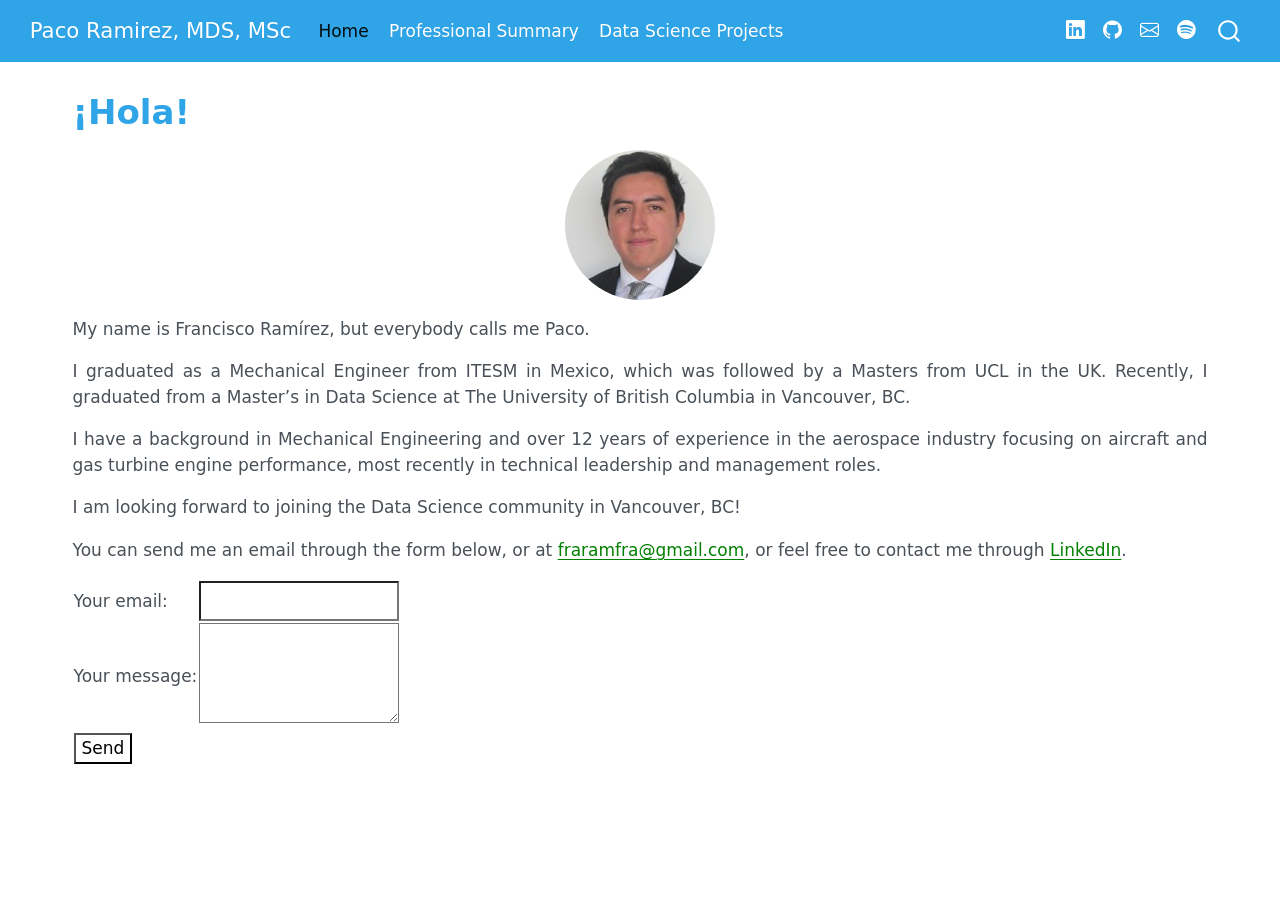
<file: docs/index.html>
<!DOCTYPE html>
<html xmlns="http://www.w3.org/1999/xhtml" lang="en" xml:lang="en"><head>

<meta charset="utf-8">
<meta name="generator" content="quarto-1.5.56">

<meta name="viewport" content="width=device-width, initial-scale=1.0, user-scalable=yes">


<title>¡Hola! – Paco Ramirez, MDS, MSc</title>
<style>
code{white-space: pre-wrap;}
span.smallcaps{font-variant: small-caps;}
div.columns{display: flex; gap: min(4vw, 1.5em);}
div.column{flex: auto; overflow-x: auto;}
div.hanging-indent{margin-left: 1.5em; text-indent: -1.5em;}
ul.task-list{list-style: none;}
ul.task-list li input[type="checkbox"] {
  width: 0.8em;
  margin: 0 0.8em 0.2em -1em; /* quarto-specific, see https://github.com/quarto-dev/quarto-cli/issues/4556 */ 
  vertical-align: middle;
}
</style>


<script src="site_libs/quarto-nav/quarto-nav.js"></script>
<script src="site_libs/quarto-nav/headroom.min.js"></script>
<script src="site_libs/clipboard/clipboard.min.js"></script>
<script src="site_libs/quarto-search/autocomplete.umd.js"></script>
<script src="site_libs/quarto-search/fuse.min.js"></script>
<script src="site_libs/quarto-search/quarto-search.js"></script>
<meta name="quarto:offset" content="./">
<link href=".//img/logo.png" rel="icon" type="image/png">
<script src="site_libs/quarto-html/quarto.js"></script>
<script src="site_libs/quarto-html/popper.min.js"></script>
<script src="site_libs/quarto-html/tippy.umd.min.js"></script>
<script src="site_libs/quarto-html/anchor.min.js"></script>
<link href="site_libs/quarto-html/tippy.css" rel="stylesheet">
<link href="site_libs/quarto-html/quarto-syntax-highlighting.css" rel="stylesheet" id="quarto-text-highlighting-styles">
<script src="site_libs/bootstrap/bootstrap.min.js"></script>
<link href="site_libs/bootstrap/bootstrap-icons.css" rel="stylesheet">
<link href="site_libs/bootstrap/bootstrap.min.css" rel="stylesheet" id="quarto-bootstrap" data-mode="light">
<script id="quarto-search-options" type="application/json">{
  "location": "navbar",
  "copy-button": false,
  "collapse-after": 3,
  "panel-placement": "end",
  "type": "overlay",
  "limit": 50,
  "keyboard-shortcut": [
    "f",
    "/",
    "s"
  ],
  "show-item-context": false,
  "language": {
    "search-no-results-text": "No results",
    "search-matching-documents-text": "matching documents",
    "search-copy-link-title": "Copy link to search",
    "search-hide-matches-text": "Hide additional matches",
    "search-more-match-text": "more match in this document",
    "search-more-matches-text": "more matches in this document",
    "search-clear-button-title": "Clear",
    "search-text-placeholder": "",
    "search-detached-cancel-button-title": "Cancel",
    "search-submit-button-title": "Submit",
    "search-label": "Search"
  }
}</script>


<link rel="stylesheet" href="styles.css">
</head>

<body class="nav-fixed">

<div id="quarto-search-results"></div>
  <header id="quarto-header" class="headroom fixed-top">
    <nav class="navbar navbar-expand-lg " data-bs-theme="dark">
      <div class="navbar-container container-fluid">
      <div class="navbar-brand-container mx-auto">
    <a class="navbar-brand" href="./index.html">
    <span class="navbar-title">Paco Ramirez, MDS, MSc</span>
    </a>
  </div>
            <div id="quarto-search" class="" title="Search"></div>
          <button class="navbar-toggler" type="button" data-bs-toggle="collapse" data-bs-target="#navbarCollapse" aria-controls="navbarCollapse" role="menu" aria-expanded="false" aria-label="Toggle navigation" onclick="if (window.quartoToggleHeadroom) { window.quartoToggleHeadroom(); }">
  <span class="navbar-toggler-icon"></span>
</button>
          <div class="collapse navbar-collapse" id="navbarCollapse">
            <ul class="navbar-nav navbar-nav-scroll me-auto">
  <li class="nav-item">
    <a class="nav-link active" href="./index.html" aria-current="page"> 
<span class="menu-text">Home</span></a>
  </li>  
  <li class="nav-item">
    <a class="nav-link" href="./about.html"> 
<span class="menu-text">Professional Summary</span></a>
  </li>  
  <li class="nav-item">
    <a class="nav-link" href="./projects.html"> 
<span class="menu-text">Data Science Projects</span></a>
  </li>  
</ul>
            <ul class="navbar-nav navbar-nav-scroll ms-auto">
  <li class="nav-item compact">
    <a class="nav-link" href="https://www.linkedin.com/in/fraramfra/"> <i class="bi bi-linkedin" role="img" aria-label="LinkedIn">
</i> 
<span class="menu-text"></span></a>
  </li>  
  <li class="nav-item compact">
    <a class="nav-link" href="https://github.com/fraramfra"> <i class="bi bi-github" role="img" aria-label="GitHub">
</i> 
<span class="menu-text"></span></a>
  </li>  
  <li class="nav-item compact">
    <a class="nav-link" href="mailto:fraramfra@gmail.com"> <i class="bi bi-envelope" role="img">
</i> 
<span class="menu-text"></span></a>
  </li>  
  <li class="nav-item compact">
    <a class="nav-link" href="https://open.spotify.com/user/1277007544?si=42cb208723c94bd3"> <i class="bi bi-spotify" role="img" aria-label="Spotify">
</i> 
<span class="menu-text"></span></a>
  </li>  
</ul>
          </div> <!-- /navcollapse -->
            <div class="quarto-navbar-tools">
</div>
      </div> <!-- /container-fluid -->
    </nav>
</header>
<!-- content -->
<div id="quarto-content" class="quarto-container page-columns page-rows-contents page-layout-full page-navbar">
<!-- sidebar -->
<!-- margin-sidebar -->
    <div id="quarto-margin-sidebar" class="sidebar margin-sidebar zindex-bottom">
        
    </div>
<!-- main -->
<main class="content column-page" id="quarto-document-content">

<header id="title-block-header" class="quarto-title-block default">
<div class="quarto-title">
<h1 class="title">¡Hola!</h1>
</div>



<div class="quarto-title-meta column-page">

    
  
    
  </div>
  


</header>


<div class="center-content">
<p><img src="img/profile.jpeg" class="circular img-fluid"></p>
</div>
<div class="center-content">
<p>My name is Francisco Ramírez, but everybody calls me Paco.</p>
<p>I graduated as a Mechanical Engineer from ITESM in Mexico, which was followed by a Masters from UCL in the UK. Recently, I graduated from a Master’s in Data Science at The University of British Columbia in Vancouver, BC.</p>
<p>I have a background in Mechanical Engineering and over 12 years of experience in the aerospace industry focusing on aircraft and gas turbine engine performance, most recently in technical leadership and management roles.</p>
<p>I am looking forward to joining the Data Science community in Vancouver, BC!</p>
<p>You can send me an email through the form below, or at <a href="mailto:fraramfra@gmail.com">fraramfra@gmail.com</a>, or feel free to contact me through <a href="https://www.linkedin.com/in/fraramfra/">LinkedIn</a>.</p>
<form action="https://formspree.io/f/meoaaelp" method="POST">
<table>
<tbody><tr>
<td>
<label for="email">Your email:</label>
</td>
<td>
<input type="email" name="email" id="email" style="width: 200px; height: 40px;">
</td>
</tr>
<tr>
<td>
<label for="message">Your message:</label>
</td>
<td>
<textarea name="message" id="message" style="width: 200px; height: 100px;"></textarea>
</td>
</tr>
<tr>
<td colspan="2">
<button type="submit">
Send
</button>
</td>
</tr>
</tbody></table>
</form>
</div>



</main> <!-- /main -->
<script id="quarto-html-after-body" type="application/javascript">
window.document.addEventListener("DOMContentLoaded", function (event) {
  const toggleBodyColorMode = (bsSheetEl) => {
    const mode = bsSheetEl.getAttribute("data-mode");
    const bodyEl = window.document.querySelector("body");
    if (mode === "dark") {
      bodyEl.classList.add("quarto-dark");
      bodyEl.classList.remove("quarto-light");
    } else {
      bodyEl.classList.add("quarto-light");
      bodyEl.classList.remove("quarto-dark");
    }
  }
  const toggleBodyColorPrimary = () => {
    const bsSheetEl = window.document.querySelector("link#quarto-bootstrap");
    if (bsSheetEl) {
      toggleBodyColorMode(bsSheetEl);
    }
  }
  toggleBodyColorPrimary();  
  const icon = "";
  const anchorJS = new window.AnchorJS();
  anchorJS.options = {
    placement: 'right',
    icon: icon
  };
  anchorJS.add('.anchored');
  const isCodeAnnotation = (el) => {
    for (const clz of el.classList) {
      if (clz.startsWith('code-annotation-')) {                     
        return true;
      }
    }
    return false;
  }
  const onCopySuccess = function(e) {
    // button target
    const button = e.trigger;
    // don't keep focus
    button.blur();
    // flash "checked"
    button.classList.add('code-copy-button-checked');
    var currentTitle = button.getAttribute("title");
    button.setAttribute("title", "Copied!");
    let tooltip;
    if (window.bootstrap) {
      button.setAttribute("data-bs-toggle", "tooltip");
      button.setAttribute("data-bs-placement", "left");
      button.setAttribute("data-bs-title", "Copied!");
      tooltip = new bootstrap.Tooltip(button, 
        { trigger: "manual", 
          customClass: "code-copy-button-tooltip",
          offset: [0, -8]});
      tooltip.show();    
    }
    setTimeout(function() {
      if (tooltip) {
        tooltip.hide();
        button.removeAttribute("data-bs-title");
        button.removeAttribute("data-bs-toggle");
        button.removeAttribute("data-bs-placement");
      }
      button.setAttribute("title", currentTitle);
      button.classList.remove('code-copy-button-checked');
    }, 1000);
    // clear code selection
    e.clearSelection();
  }
  const getTextToCopy = function(trigger) {
      const codeEl = trigger.previousElementSibling.cloneNode(true);
      for (const childEl of codeEl.children) {
        if (isCodeAnnotation(childEl)) {
          childEl.remove();
        }
      }
      return codeEl.innerText;
  }
  const clipboard = new window.ClipboardJS('.code-copy-button:not([data-in-quarto-modal])', {
    text: getTextToCopy
  });
  clipboard.on('success', onCopySuccess);
  if (window.document.getElementById('quarto-embedded-source-code-modal')) {
    // For code content inside modals, clipBoardJS needs to be initialized with a container option
    // TODO: Check when it could be a function (https://github.com/zenorocha/clipboard.js/issues/860)
    const clipboardModal = new window.ClipboardJS('.code-copy-button[data-in-quarto-modal]', {
      text: getTextToCopy,
      container: window.document.getElementById('quarto-embedded-source-code-modal')
    });
    clipboardModal.on('success', onCopySuccess);
  }
    var localhostRegex = new RegExp(/^(?:http|https):\/\/localhost\:?[0-9]*\//);
    var mailtoRegex = new RegExp(/^mailto:/);
      var filterRegex = new RegExp('/' + window.location.host + '/');
    var isInternal = (href) => {
        return filterRegex.test(href) || localhostRegex.test(href) || mailtoRegex.test(href);
    }
    // Inspect non-navigation links and adorn them if external
 	var links = window.document.querySelectorAll('a[href]:not(.nav-link):not(.navbar-brand):not(.toc-action):not(.sidebar-link):not(.sidebar-item-toggle):not(.pagination-link):not(.no-external):not([aria-hidden]):not(.dropdown-item):not(.quarto-navigation-tool):not(.about-link)');
    for (var i=0; i<links.length; i++) {
      const link = links[i];
      if (!isInternal(link.href)) {
        // undo the damage that might have been done by quarto-nav.js in the case of
        // links that we want to consider external
        if (link.dataset.originalHref !== undefined) {
          link.href = link.dataset.originalHref;
        }
      }
    }
  function tippyHover(el, contentFn, onTriggerFn, onUntriggerFn) {
    const config = {
      allowHTML: true,
      maxWidth: 500,
      delay: 100,
      arrow: false,
      appendTo: function(el) {
          return el.parentElement;
      },
      interactive: true,
      interactiveBorder: 10,
      theme: 'quarto',
      placement: 'bottom-start',
    };
    if (contentFn) {
      config.content = contentFn;
    }
    if (onTriggerFn) {
      config.onTrigger = onTriggerFn;
    }
    if (onUntriggerFn) {
      config.onUntrigger = onUntriggerFn;
    }
    window.tippy(el, config); 
  }
  const noterefs = window.document.querySelectorAll('a[role="doc-noteref"]');
  for (var i=0; i<noterefs.length; i++) {
    const ref = noterefs[i];
    tippyHover(ref, function() {
      // use id or data attribute instead here
      let href = ref.getAttribute('data-footnote-href') || ref.getAttribute('href');
      try { href = new URL(href).hash; } catch {}
      const id = href.replace(/^#\/?/, "");
      const note = window.document.getElementById(id);
      if (note) {
        return note.innerHTML;
      } else {
        return "";
      }
    });
  }
  const xrefs = window.document.querySelectorAll('a.quarto-xref');
  const processXRef = (id, note) => {
    // Strip column container classes
    const stripColumnClz = (el) => {
      el.classList.remove("page-full", "page-columns");
      if (el.children) {
        for (const child of el.children) {
          stripColumnClz(child);
        }
      }
    }
    stripColumnClz(note)
    if (id === null || id.startsWith('sec-')) {
      // Special case sections, only their first couple elements
      const container = document.createElement("div");
      if (note.children && note.children.length > 2) {
        container.appendChild(note.children[0].cloneNode(true));
        for (let i = 1; i < note.children.length; i++) {
          const child = note.children[i];
          if (child.tagName === "P" && child.innerText === "") {
            continue;
          } else {
            container.appendChild(child.cloneNode(true));
            break;
          }
        }
        if (window.Quarto?.typesetMath) {
          window.Quarto.typesetMath(container);
        }
        return container.innerHTML
      } else {
        if (window.Quarto?.typesetMath) {
          window.Quarto.typesetMath(note);
        }
        return note.innerHTML;
      }
    } else {
      // Remove any anchor links if they are present
      const anchorLink = note.querySelector('a.anchorjs-link');
      if (anchorLink) {
        anchorLink.remove();
      }
      if (window.Quarto?.typesetMath) {
        window.Quarto.typesetMath(note);
      }
      // TODO in 1.5, we should make sure this works without a callout special case
      if (note.classList.contains("callout")) {
        return note.outerHTML;
      } else {
        return note.innerHTML;
      }
    }
  }
  for (var i=0; i<xrefs.length; i++) {
    const xref = xrefs[i];
    tippyHover(xref, undefined, function(instance) {
      instance.disable();
      let url = xref.getAttribute('href');
      let hash = undefined; 
      if (url.startsWith('#')) {
        hash = url;
      } else {
        try { hash = new URL(url).hash; } catch {}
      }
      if (hash) {
        const id = hash.replace(/^#\/?/, "");
        const note = window.document.getElementById(id);
        if (note !== null) {
          try {
            const html = processXRef(id, note.cloneNode(true));
            instance.setContent(html);
          } finally {
            instance.enable();
            instance.show();
          }
        } else {
          // See if we can fetch this
          fetch(url.split('#')[0])
          .then(res => res.text())
          .then(html => {
            const parser = new DOMParser();
            const htmlDoc = parser.parseFromString(html, "text/html");
            const note = htmlDoc.getElementById(id);
            if (note !== null) {
              const html = processXRef(id, note);
              instance.setContent(html);
            } 
          }).finally(() => {
            instance.enable();
            instance.show();
          });
        }
      } else {
        // See if we can fetch a full url (with no hash to target)
        // This is a special case and we should probably do some content thinning / targeting
        fetch(url)
        .then(res => res.text())
        .then(html => {
          const parser = new DOMParser();
          const htmlDoc = parser.parseFromString(html, "text/html");
          const note = htmlDoc.querySelector('main.content');
          if (note !== null) {
            // This should only happen for chapter cross references
            // (since there is no id in the URL)
            // remove the first header
            if (note.children.length > 0 && note.children[0].tagName === "HEADER") {
              note.children[0].remove();
            }
            const html = processXRef(null, note);
            instance.setContent(html);
          } 
        }).finally(() => {
          instance.enable();
          instance.show();
        });
      }
    }, function(instance) {
    });
  }
      let selectedAnnoteEl;
      const selectorForAnnotation = ( cell, annotation) => {
        let cellAttr = 'data-code-cell="' + cell + '"';
        let lineAttr = 'data-code-annotation="' +  annotation + '"';
        const selector = 'span[' + cellAttr + '][' + lineAttr + ']';
        return selector;
      }
      const selectCodeLines = (annoteEl) => {
        const doc = window.document;
        const targetCell = annoteEl.getAttribute("data-target-cell");
        const targetAnnotation = annoteEl.getAttribute("data-target-annotation");
        const annoteSpan = window.document.querySelector(selectorForAnnotation(targetCell, targetAnnotation));
        const lines = annoteSpan.getAttribute("data-code-lines").split(",");
        const lineIds = lines.map((line) => {
          return targetCell + "-" + line;
        })
        let top = null;
        let height = null;
        let parent = null;
        if (lineIds.length > 0) {
            //compute the position of the single el (top and bottom and make a div)
            const el = window.document.getElementById(lineIds[0]);
            top = el.offsetTop;
            height = el.offsetHeight;
            parent = el.parentElement.parentElement;
          if (lineIds.length > 1) {
            const lastEl = window.document.getElementById(lineIds[lineIds.length - 1]);
            const bottom = lastEl.offsetTop + lastEl.offsetHeight;
            height = bottom - top;
          }
          if (top !== null && height !== null && parent !== null) {
            // cook up a div (if necessary) and position it 
            let div = window.document.getElementById("code-annotation-line-highlight");
            if (div === null) {
              div = window.document.createElement("div");
              div.setAttribute("id", "code-annotation-line-highlight");
              div.style.position = 'absolute';
              parent.appendChild(div);
            }
            div.style.top = top - 2 + "px";
            div.style.height = height + 4 + "px";
            div.style.left = 0;
            let gutterDiv = window.document.getElementById("code-annotation-line-highlight-gutter");
            if (gutterDiv === null) {
              gutterDiv = window.document.createElement("div");
              gutterDiv.setAttribute("id", "code-annotation-line-highlight-gutter");
              gutterDiv.style.position = 'absolute';
              const codeCell = window.document.getElementById(targetCell);
              const gutter = codeCell.querySelector('.code-annotation-gutter');
              gutter.appendChild(gutterDiv);
            }
            gutterDiv.style.top = top - 2 + "px";
            gutterDiv.style.height = height + 4 + "px";
          }
          selectedAnnoteEl = annoteEl;
        }
      };
      const unselectCodeLines = () => {
        const elementsIds = ["code-annotation-line-highlight", "code-annotation-line-highlight-gutter"];
        elementsIds.forEach((elId) => {
          const div = window.document.getElementById(elId);
          if (div) {
            div.remove();
          }
        });
        selectedAnnoteEl = undefined;
      };
        // Handle positioning of the toggle
    window.addEventListener(
      "resize",
      throttle(() => {
        elRect = undefined;
        if (selectedAnnoteEl) {
          selectCodeLines(selectedAnnoteEl);
        }
      }, 10)
    );
    function throttle(fn, ms) {
    let throttle = false;
    let timer;
      return (...args) => {
        if(!throttle) { // first call gets through
            fn.apply(this, args);
            throttle = true;
        } else { // all the others get throttled
            if(timer) clearTimeout(timer); // cancel #2
            timer = setTimeout(() => {
              fn.apply(this, args);
              timer = throttle = false;
            }, ms);
        }
      };
    }
      // Attach click handler to the DT
      const annoteDls = window.document.querySelectorAll('dt[data-target-cell]');
      for (const annoteDlNode of annoteDls) {
        annoteDlNode.addEventListener('click', (event) => {
          const clickedEl = event.target;
          if (clickedEl !== selectedAnnoteEl) {
            unselectCodeLines();
            const activeEl = window.document.querySelector('dt[data-target-cell].code-annotation-active');
            if (activeEl) {
              activeEl.classList.remove('code-annotation-active');
            }
            selectCodeLines(clickedEl);
            clickedEl.classList.add('code-annotation-active');
          } else {
            // Unselect the line
            unselectCodeLines();
            clickedEl.classList.remove('code-annotation-active');
          }
        });
      }
  const findCites = (el) => {
    const parentEl = el.parentElement;
    if (parentEl) {
      const cites = parentEl.dataset.cites;
      if (cites) {
        return {
          el,
          cites: cites.split(' ')
        };
      } else {
        return findCites(el.parentElement)
      }
    } else {
      return undefined;
    }
  };
  var bibliorefs = window.document.querySelectorAll('a[role="doc-biblioref"]');
  for (var i=0; i<bibliorefs.length; i++) {
    const ref = bibliorefs[i];
    const citeInfo = findCites(ref);
    if (citeInfo) {
      tippyHover(citeInfo.el, function() {
        var popup = window.document.createElement('div');
        citeInfo.cites.forEach(function(cite) {
          var citeDiv = window.document.createElement('div');
          citeDiv.classList.add('hanging-indent');
          citeDiv.classList.add('csl-entry');
          var biblioDiv = window.document.getElementById('ref-' + cite);
          if (biblioDiv) {
            citeDiv.innerHTML = biblioDiv.innerHTML;
          }
          popup.appendChild(citeDiv);
        });
        return popup.innerHTML;
      });
    }
  }
});
</script>
</div> <!-- /content -->




</body></html>
</file>
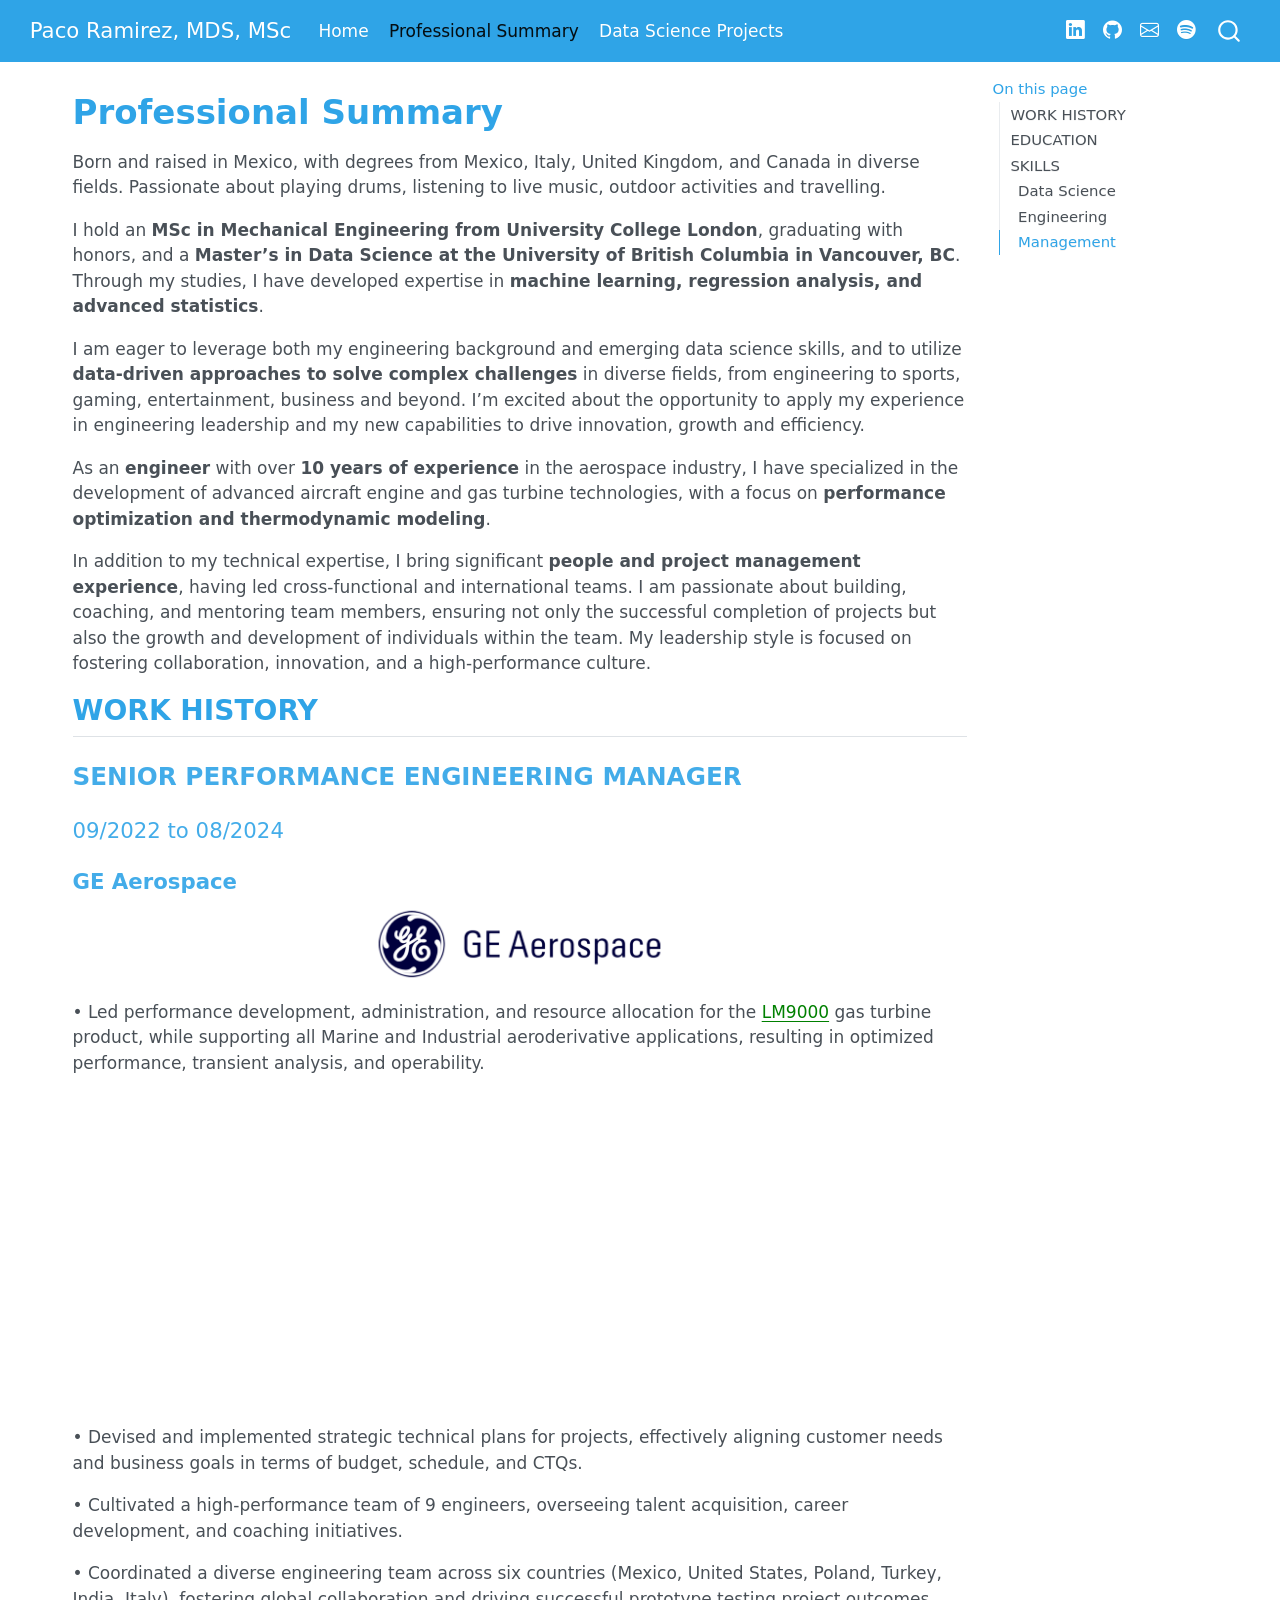
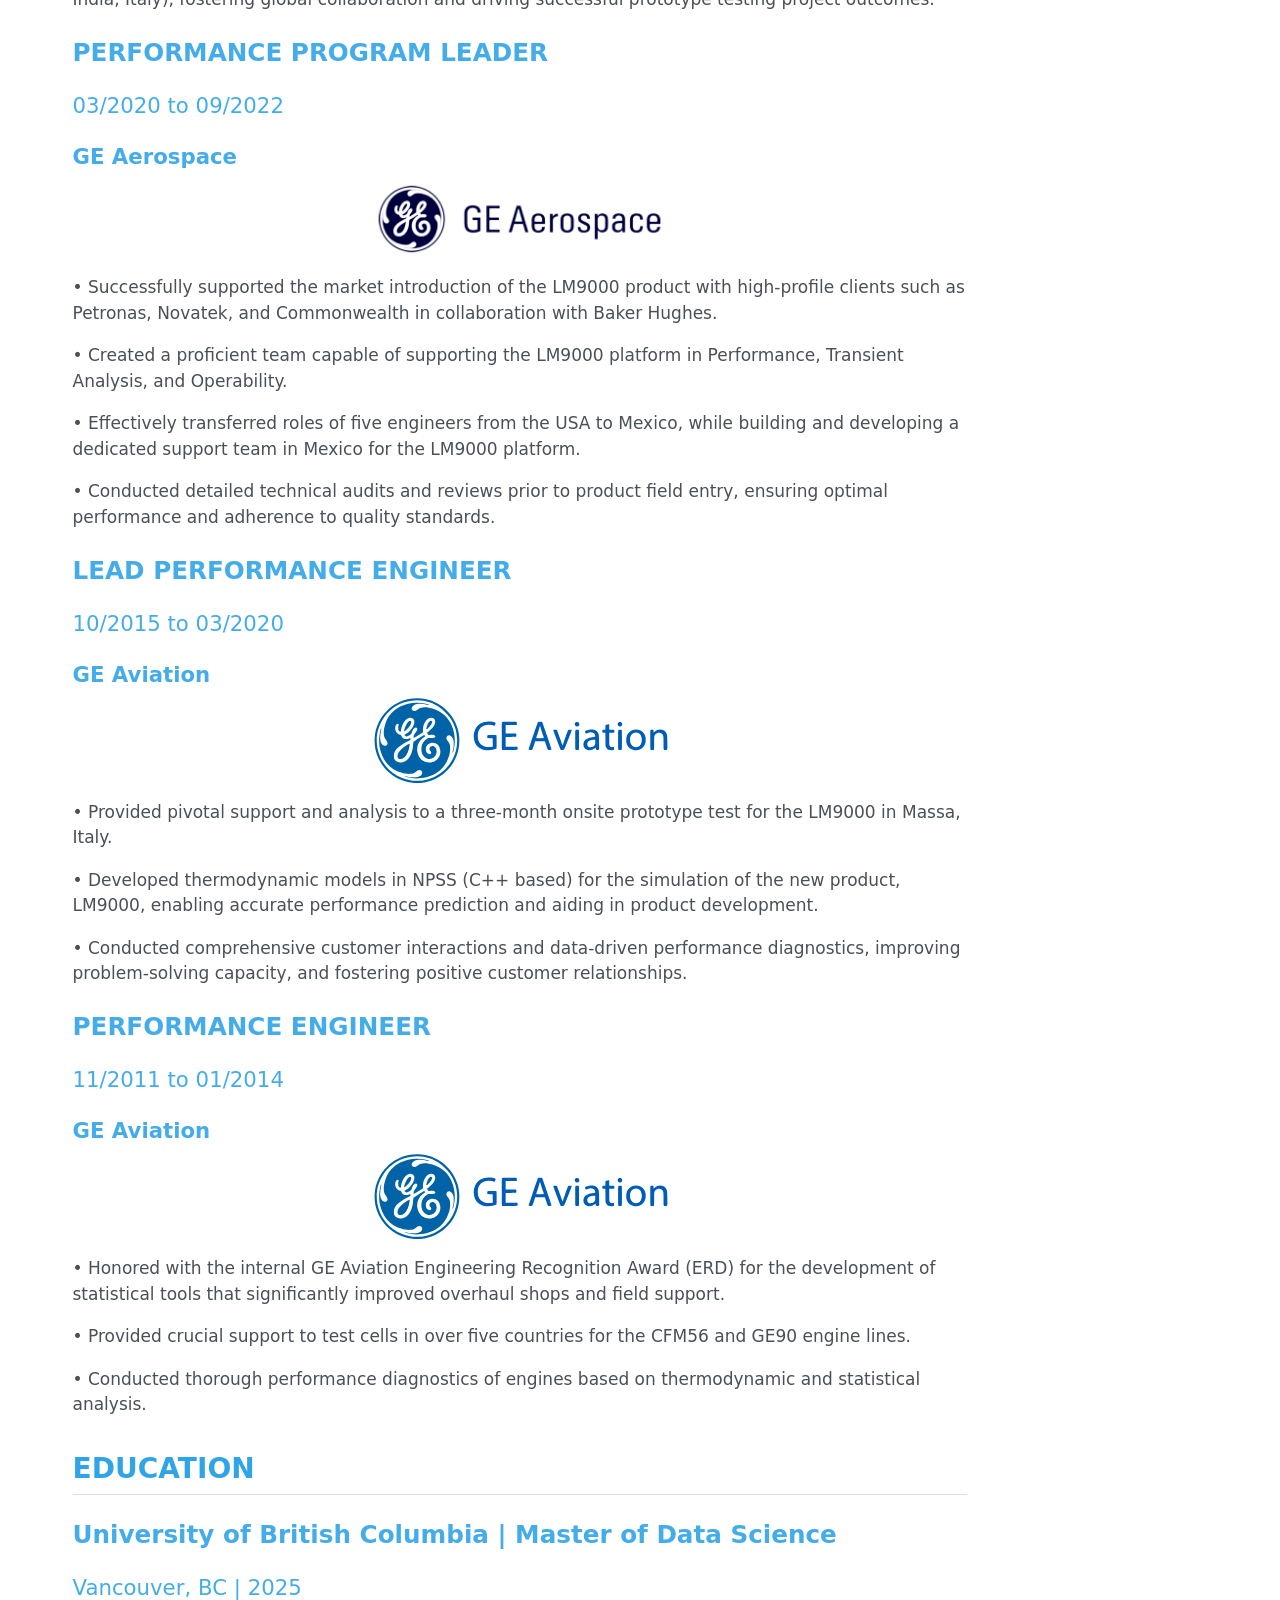
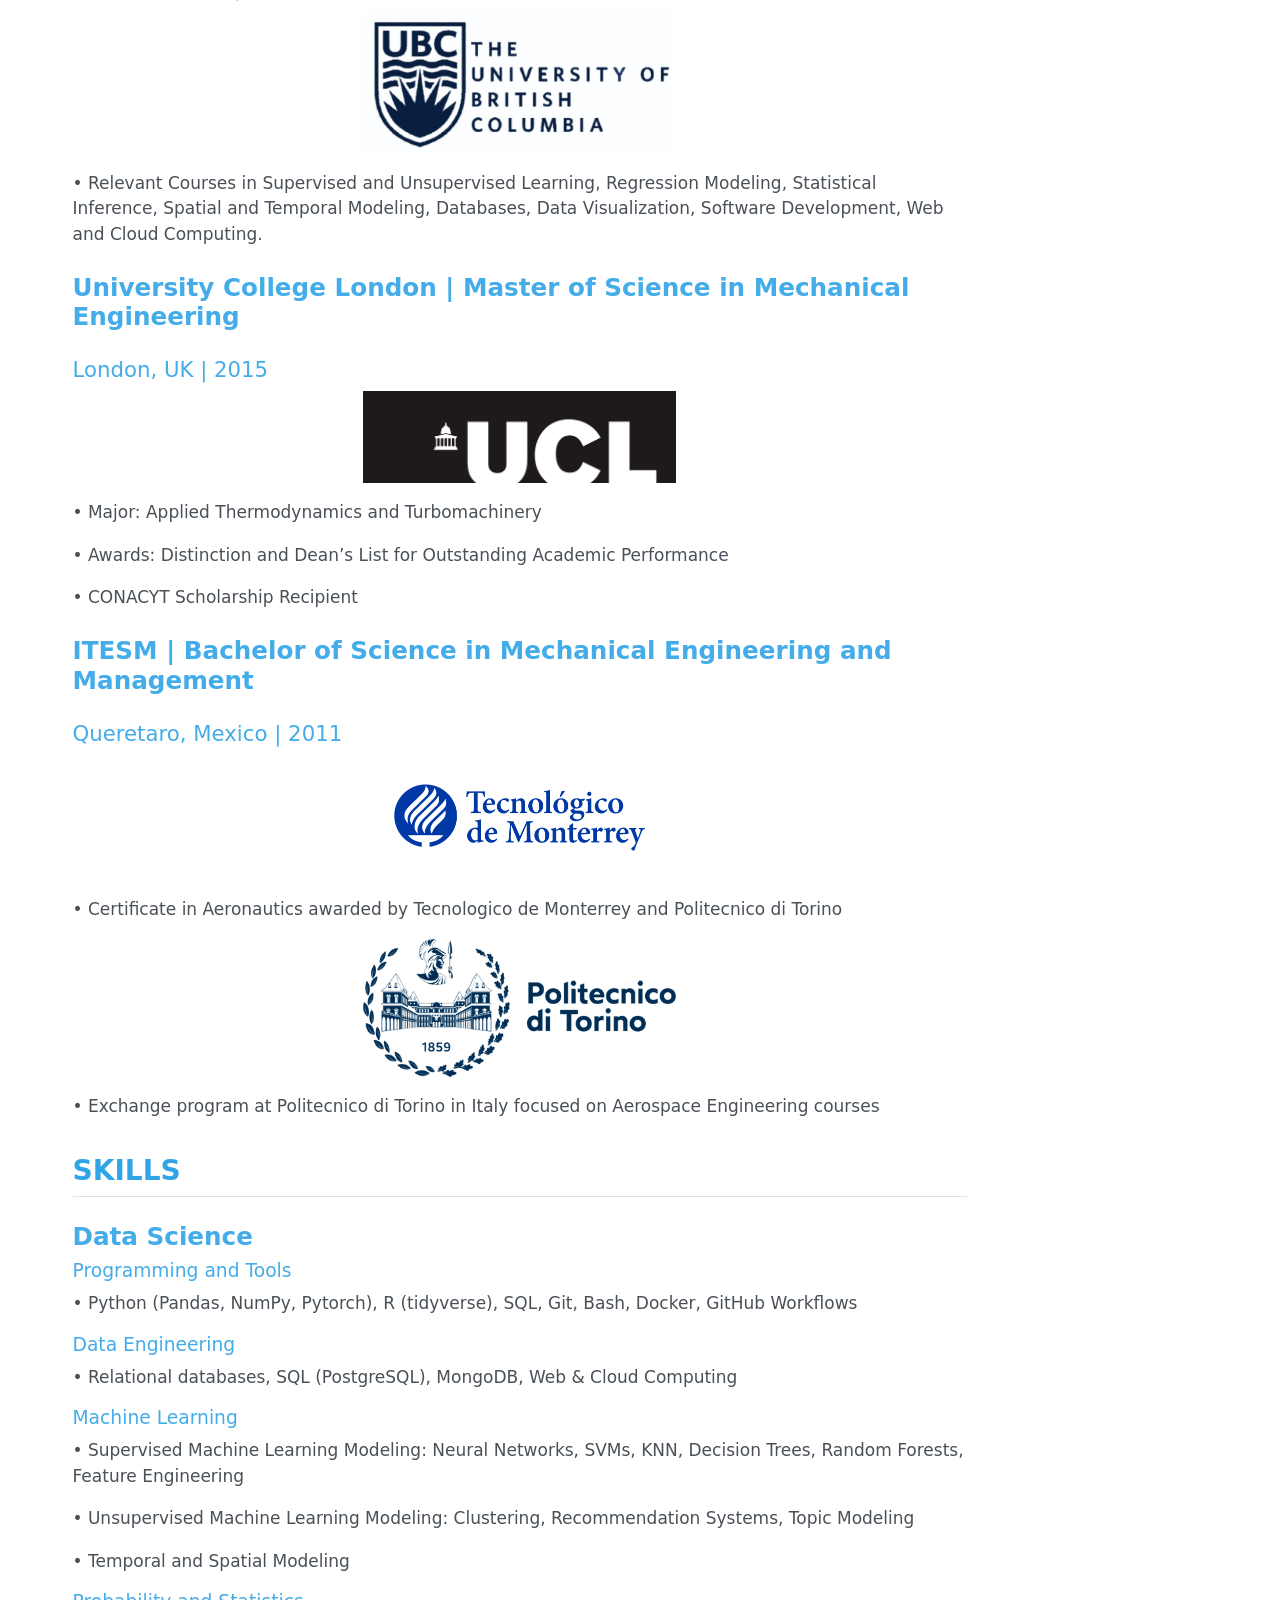
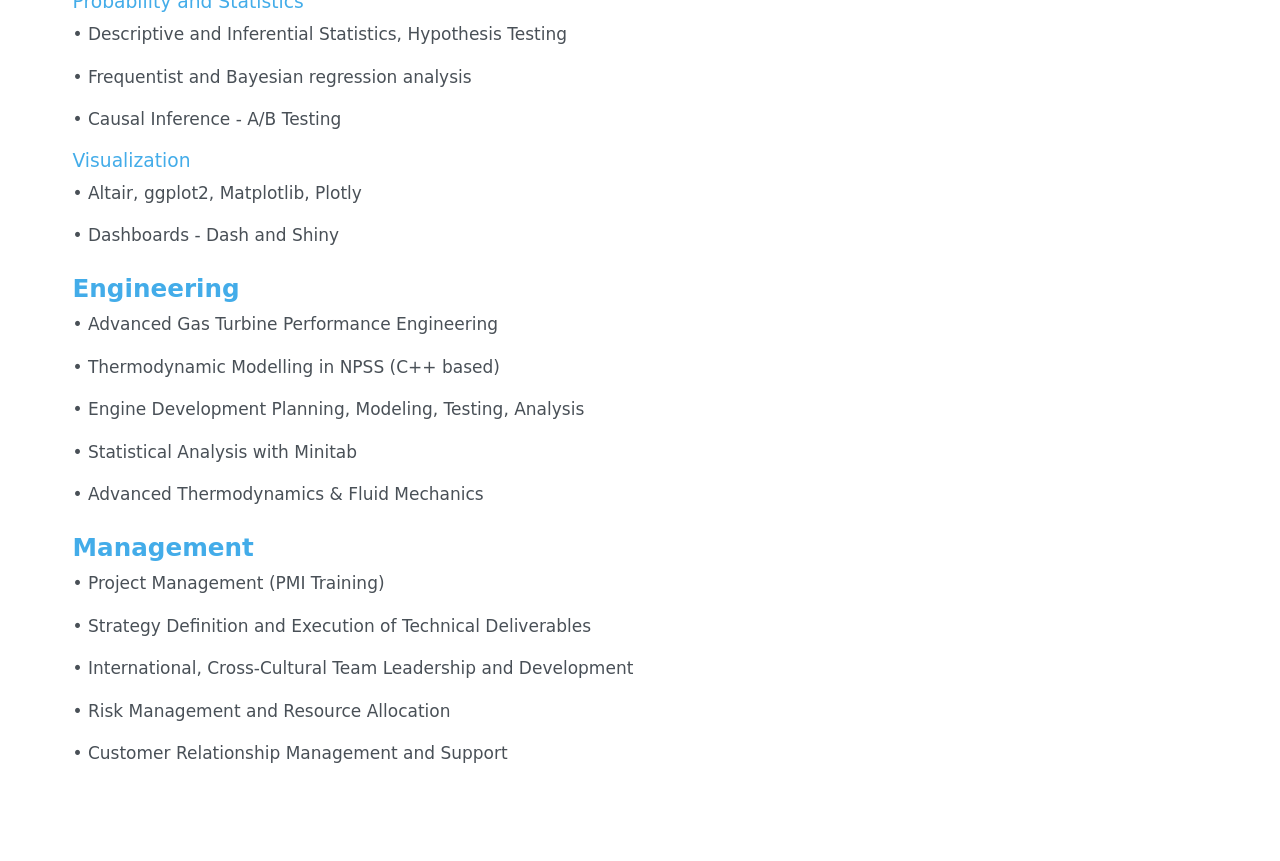
<file: docs/about.html>
<!DOCTYPE html>
<html xmlns="http://www.w3.org/1999/xhtml" lang="en" xml:lang="en"><head>

<meta charset="utf-8">
<meta name="generator" content="quarto-1.5.56">

<meta name="viewport" content="width=device-width, initial-scale=1.0, user-scalable=yes">


<title>Professional Summary – Paco Ramirez, MDS, MSc</title>
<style>
code{white-space: pre-wrap;}
span.smallcaps{font-variant: small-caps;}
div.columns{display: flex; gap: min(4vw, 1.5em);}
div.column{flex: auto; overflow-x: auto;}
div.hanging-indent{margin-left: 1.5em; text-indent: -1.5em;}
ul.task-list{list-style: none;}
ul.task-list li input[type="checkbox"] {
  width: 0.8em;
  margin: 0 0.8em 0.2em -1em; /* quarto-specific, see https://github.com/quarto-dev/quarto-cli/issues/4556 */ 
  vertical-align: middle;
}
</style>


<script src="site_libs/quarto-nav/quarto-nav.js"></script>
<script src="site_libs/quarto-nav/headroom.min.js"></script>
<script src="site_libs/clipboard/clipboard.min.js"></script>
<script src="site_libs/quarto-search/autocomplete.umd.js"></script>
<script src="site_libs/quarto-search/fuse.min.js"></script>
<script src="site_libs/quarto-search/quarto-search.js"></script>
<meta name="quarto:offset" content="./">
<link href=".//img/logo.png" rel="icon" type="image/png">
<script src="site_libs/quarto-html/quarto.js"></script>
<script src="site_libs/quarto-html/popper.min.js"></script>
<script src="site_libs/quarto-html/tippy.umd.min.js"></script>
<script src="site_libs/quarto-html/anchor.min.js"></script>
<link href="site_libs/quarto-html/tippy.css" rel="stylesheet">
<link href="site_libs/quarto-html/quarto-syntax-highlighting.css" rel="stylesheet" id="quarto-text-highlighting-styles">
<script src="site_libs/bootstrap/bootstrap.min.js"></script>
<link href="site_libs/bootstrap/bootstrap-icons.css" rel="stylesheet">
<link href="site_libs/bootstrap/bootstrap.min.css" rel="stylesheet" id="quarto-bootstrap" data-mode="light">
<script id="quarto-search-options" type="application/json">{
  "location": "navbar",
  "copy-button": false,
  "collapse-after": 3,
  "panel-placement": "end",
  "type": "overlay",
  "limit": 50,
  "keyboard-shortcut": [
    "f",
    "/",
    "s"
  ],
  "show-item-context": false,
  "language": {
    "search-no-results-text": "No results",
    "search-matching-documents-text": "matching documents",
    "search-copy-link-title": "Copy link to search",
    "search-hide-matches-text": "Hide additional matches",
    "search-more-match-text": "more match in this document",
    "search-more-matches-text": "more matches in this document",
    "search-clear-button-title": "Clear",
    "search-text-placeholder": "",
    "search-detached-cancel-button-title": "Cancel",
    "search-submit-button-title": "Submit",
    "search-label": "Search"
  }
}</script>


<link rel="stylesheet" href="styles.css">
</head>

<body class="nav-fixed">

<div id="quarto-search-results"></div>
  <header id="quarto-header" class="headroom fixed-top">
    <nav class="navbar navbar-expand-lg " data-bs-theme="dark">
      <div class="navbar-container container-fluid">
      <div class="navbar-brand-container mx-auto">
    <a class="navbar-brand" href="./index.html">
    <span class="navbar-title">Paco Ramirez, MDS, MSc</span>
    </a>
  </div>
            <div id="quarto-search" class="" title="Search"></div>
          <button class="navbar-toggler" type="button" data-bs-toggle="collapse" data-bs-target="#navbarCollapse" aria-controls="navbarCollapse" role="menu" aria-expanded="false" aria-label="Toggle navigation" onclick="if (window.quartoToggleHeadroom) { window.quartoToggleHeadroom(); }">
  <span class="navbar-toggler-icon"></span>
</button>
          <div class="collapse navbar-collapse" id="navbarCollapse">
            <ul class="navbar-nav navbar-nav-scroll me-auto">
  <li class="nav-item">
    <a class="nav-link" href="./index.html"> 
<span class="menu-text">Home</span></a>
  </li>  
  <li class="nav-item">
    <a class="nav-link active" href="./about.html" aria-current="page"> 
<span class="menu-text">Professional Summary</span></a>
  </li>  
  <li class="nav-item">
    <a class="nav-link" href="./projects.html"> 
<span class="menu-text">Data Science Projects</span></a>
  </li>  
</ul>
            <ul class="navbar-nav navbar-nav-scroll ms-auto">
  <li class="nav-item compact">
    <a class="nav-link" href="https://www.linkedin.com/in/fraramfra/"> <i class="bi bi-linkedin" role="img" aria-label="LinkedIn">
</i> 
<span class="menu-text"></span></a>
  </li>  
  <li class="nav-item compact">
    <a class="nav-link" href="https://github.com/fraramfra"> <i class="bi bi-github" role="img" aria-label="GitHub">
</i> 
<span class="menu-text"></span></a>
  </li>  
  <li class="nav-item compact">
    <a class="nav-link" href="mailto:fraramfra@gmail.com"> <i class="bi bi-envelope" role="img">
</i> 
<span class="menu-text"></span></a>
  </li>  
  <li class="nav-item compact">
    <a class="nav-link" href="https://open.spotify.com/user/1277007544?si=42cb208723c94bd3"> <i class="bi bi-spotify" role="img" aria-label="Spotify">
</i> 
<span class="menu-text"></span></a>
  </li>  
</ul>
          </div> <!-- /navcollapse -->
            <div class="quarto-navbar-tools">
</div>
      </div> <!-- /container-fluid -->
    </nav>
</header>
<!-- content -->
<div id="quarto-content" class="quarto-container page-columns page-rows-contents page-layout-full page-navbar">
<!-- sidebar -->
<!-- margin-sidebar -->
    <div id="quarto-margin-sidebar" class="sidebar margin-sidebar">
        <nav id="TOC" role="doc-toc" class="toc-active">
    <h2 id="toc-title">On this page</h2>
   
  <ul>
  <li><a href="#work-history" id="toc-work-history" class="nav-link active" data-scroll-target="#work-history">WORK HISTORY</a>
  <ul class="collapse">
  <li><a href="#senior-performance-engineering-manager" id="toc-senior-performance-engineering-manager" class="nav-link" data-scroll-target="#senior-performance-engineering-manager">SENIOR PERFORMANCE ENGINEERING MANAGER</a></li>
  <li><a href="#performance-program-leader" id="toc-performance-program-leader" class="nav-link" data-scroll-target="#performance-program-leader">PERFORMANCE PROGRAM LEADER</a></li>
  <li><a href="#lead-performance-engineer" id="toc-lead-performance-engineer" class="nav-link" data-scroll-target="#lead-performance-engineer">LEAD PERFORMANCE ENGINEER</a></li>
  <li><a href="#performance-engineer" id="toc-performance-engineer" class="nav-link" data-scroll-target="#performance-engineer">PERFORMANCE ENGINEER</a></li>
  </ul></li>
  <li><a href="#education" id="toc-education" class="nav-link" data-scroll-target="#education">EDUCATION</a>
  <ul class="collapse">
  <li><a href="#university-of-british-columbia-master-of-data-science" id="toc-university-of-british-columbia-master-of-data-science" class="nav-link" data-scroll-target="#university-of-british-columbia-master-of-data-science">University of British Columbia | Master of Data Science</a></li>
  <li><a href="#university-college-london-master-of-science-in-mechanical-engineering" id="toc-university-college-london-master-of-science-in-mechanical-engineering" class="nav-link" data-scroll-target="#university-college-london-master-of-science-in-mechanical-engineering">University College London | Master of Science in Mechanical Engineering</a></li>
  <li><a href="#itesm-bachelor-of-science-in-mechanical-engineering-and-management" id="toc-itesm-bachelor-of-science-in-mechanical-engineering-and-management" class="nav-link" data-scroll-target="#itesm-bachelor-of-science-in-mechanical-engineering-and-management">ITESM | Bachelor of Science in Mechanical Engineering and Management</a></li>
  </ul></li>
  <li><a href="#skills" id="toc-skills" class="nav-link" data-scroll-target="#skills">SKILLS</a>
  <ul class="collapse">
  <li><a href="#data-science" id="toc-data-science" class="nav-link" data-scroll-target="#data-science">Data Science</a></li>
  <li><a href="#engineering" id="toc-engineering" class="nav-link" data-scroll-target="#engineering">Engineering</a></li>
  <li><a href="#management" id="toc-management" class="nav-link" data-scroll-target="#management">Management</a></li>
  </ul></li>
  </ul>
</nav>
    </div>
<!-- main -->
<main class="content column-page-left" id="quarto-document-content">

<header id="title-block-header" class="quarto-title-block default">
<div class="quarto-title">
<h1 class="title">Professional Summary</h1>
</div>



<div class="quarto-title-meta column-page-left">

    
  
    
  </div>
  


</header>


<p>Born and raised in Mexico, with degrees from Mexico, Italy, United Kingdom, and Canada in diverse fields. Passionate about playing drums, listening to live music, outdoor activities and travelling.</p>
<p>I hold an <strong>MSc in Mechanical Engineering from University College London</strong>, graduating with honors, and a <strong>Master’s in Data Science at the University of British Columbia in Vancouver, BC</strong>. Through my studies, I have developed expertise in <strong>machine learning, regression analysis, and advanced statistics</strong>.</p>
<p>I am eager to leverage both my engineering background and emerging data science skills, and to utilize <strong>data-driven approaches to solve complex challenges</strong> in diverse fields, from engineering to sports, gaming, entertainment, business and beyond. I’m excited about the opportunity to apply my experience in engineering leadership and my new capabilities to drive innovation, growth and efficiency.</p>
<p>As an <strong>engineer</strong> with over <strong>10 years of experience</strong> in the aerospace industry, I have specialized in the development of advanced aircraft engine and gas turbine technologies, with a focus on <strong>performance optimization and thermodynamic modeling</strong>.</p>
<p>In addition to my technical expertise, I bring significant <strong>people and project management experience</strong>, having led cross-functional and international teams. I am passionate about building, coaching, and mentoring team members, ensuring not only the successful completion of projects but also the growth and development of individuals within the team. My leadership style is focused on fostering collaboration, innovation, and a high-performance culture.</p>
<section id="work-history" class="level2">
<h2 class="anchored" data-anchor-id="work-history">WORK HISTORY</h2>
<section id="senior-performance-engineering-manager" class="level3">
<h3 class="anchored" data-anchor-id="senior-performance-engineering-manager">SENIOR PERFORMANCE ENGINEERING MANAGER</h3>
<section id="to-082024" class="level4">
<h4 class="anchored" data-anchor-id="to-082024">09/2022 to 08/2024</h4>
</section>
<section id="ge-aerospace" class="level4">
<h4 class="anchored" data-anchor-id="ge-aerospace"><strong>GE Aerospace</strong></h4>
<p><img src="img/geaerospace.png" class="img-fluid"></p>
<p>• Led performance development, administration, and resource allocation for the <a href="https://www.bakerhughes.com/gas-turbines/aeroderivative-technology/lm9000-aeroderivative-gas-turbine">LM9000</a> gas turbine product, while supporting all Marine and Industrial aeroderivative applications, resulting in optimized performance, transient analysis, and operability.</p>
<div style="display: flex; justify-content: center; align-items: center;">
<iframe width="560" height="315" src="https://www.youtube.com/embed/mg8ZuQHJ-z8?si=skwZ7xt4vH000Qqs" title="YouTube video player" frameborder="0" allow="accelerometer; autoplay; clipboard-write; encrypted-media; gyroscope; picture-in-picture; web-share" referrerpolicy="strict-origin-when-cross-origin" allowfullscreen="">
</iframe>
</div>
<p>• Devised and implemented strategic technical plans for projects, effectively aligning customer needs and business goals in terms of budget, schedule, and CTQs.</p>
<p>• Cultivated a high-performance team of 9 engineers, overseeing talent acquisition, career development, and coaching initiatives.</p>
<p>• Coordinated a diverse engineering team across six countries (Mexico, United States, Poland, Turkey, India, Italy), fostering global collaboration and driving successful prototype testing project outcomes.</p>
</section>
</section>
<section id="performance-program-leader" class="level3">
<h3 class="anchored" data-anchor-id="performance-program-leader">PERFORMANCE PROGRAM LEADER</h3>
<section id="to-092022" class="level4">
<h4 class="anchored" data-anchor-id="to-092022">03/2020 to 09/2022</h4>
</section>
<section id="ge-aerospace-1" class="level4">
<h4 class="anchored" data-anchor-id="ge-aerospace-1"><strong>GE Aerospace</strong></h4>
<p><img src="img/geaerospace.png" class="img-fluid"></p>
<p>• Successfully supported the market introduction of the LM9000 product with high-profile clients such as Petronas, Novatek, and Commonwealth in collaboration with Baker Hughes.</p>
<p>• Created a proficient team capable of supporting the LM9000 platform in Performance, Transient Analysis, and Operability.</p>
<p>• Effectively transferred roles of five engineers from the USA to Mexico, while building and developing a dedicated support team in Mexico for the LM9000 platform.</p>
<p>• Conducted detailed technical audits and reviews prior to product field entry, ensuring optimal performance and adherence to quality standards.</p>
</section>
</section>
<section id="lead-performance-engineer" class="level3">
<h3 class="anchored" data-anchor-id="lead-performance-engineer">LEAD PERFORMANCE ENGINEER</h3>
<section id="to-032020" class="level4">
<h4 class="anchored" data-anchor-id="to-032020">10/2015 to 03/2020</h4>
</section>
<section id="ge-aviation" class="level4">
<h4 class="anchored" data-anchor-id="ge-aviation"><strong>GE Aviation</strong></h4>
<p><img src="img/geaviation.svg" class="img-fluid"></p>
<p>• Provided pivotal support and analysis to a three-month onsite prototype test for the LM9000 in Massa, Italy.</p>
<p>• Developed thermodynamic models in NPSS (C++ based) for the simulation of the new product, LM9000, enabling accurate performance prediction and aiding in product development.</p>
<p>• Conducted comprehensive customer interactions and data-driven performance diagnostics, improving problem-solving capacity, and fostering positive customer relationships.</p>
</section>
</section>
<section id="performance-engineer" class="level3">
<h3 class="anchored" data-anchor-id="performance-engineer">PERFORMANCE ENGINEER</h3>
<section id="to-012014" class="level4">
<h4 class="anchored" data-anchor-id="to-012014">11/2011 to 01/2014</h4>
</section>
<section id="ge-aviation-1" class="level4">
<h4 class="anchored" data-anchor-id="ge-aviation-1"><strong>GE Aviation</strong></h4>
<p><img src="img/geaviation.svg" class="img-fluid"></p>
<p>• Honored with the internal GE Aviation Engineering Recognition Award (ERD) for the development of statistical tools that significantly improved overhaul shops and field support.</p>
<p>• Provided crucial support to test cells in over five countries for the CFM56 and GE90 engine lines.</p>
<p>• Conducted thorough performance diagnostics of engines based on thermodynamic and statistical analysis.</p>
</section>
</section>
</section>
<section id="education" class="level2">
<h2 class="anchored" data-anchor-id="education">EDUCATION</h2>
<section id="university-of-british-columbia-master-of-data-science" class="level3">
<h3 class="anchored" data-anchor-id="university-of-british-columbia-master-of-data-science">University of British Columbia | Master of Data Science</h3>
<section id="vancouver-bc-2025" class="level4">
<h4 class="anchored" data-anchor-id="vancouver-bc-2025">Vancouver, BC | 2025</h4>
<p><img src="img/ubc.jpeg" class="img-fluid"></p>
<p>• Relevant Courses in Supervised and Unsupervised Learning, Regression Modeling, Statistical Inference, Spatial and Temporal Modeling, Databases, Data Visualization, Software Development, Web and Cloud Computing.</p>
</section>
</section>
<section id="university-college-london-master-of-science-in-mechanical-engineering" class="level3">
<h3 class="anchored" data-anchor-id="university-college-london-master-of-science-in-mechanical-engineering">University College London | Master of Science in Mechanical Engineering</h3>
<section id="london-uk-2015" class="level4">
<h4 class="anchored" data-anchor-id="london-uk-2015">London, UK | 2015</h4>
<p><img src="img/ucl.png" class="img-fluid"></p>
<p>• Major: Applied Thermodynamics and Turbomachinery</p>
<p>• Awards: Distinction and Dean’s List for Outstanding Academic Performance</p>
<p>• CONACYT Scholarship Recipient</p>
</section>
</section>
<section id="itesm-bachelor-of-science-in-mechanical-engineering-and-management" class="level3">
<h3 class="anchored" data-anchor-id="itesm-bachelor-of-science-in-mechanical-engineering-and-management">ITESM | Bachelor of Science in Mechanical Engineering and Management</h3>
<section id="queretaro-mexico-2011" class="level4">
<h4 class="anchored" data-anchor-id="queretaro-mexico-2011">Queretaro, Mexico | 2011</h4>
<p><img src="img/itesm.png" class="img-fluid"></p>
<p>• Certificate in Aeronautics awarded by Tecnologico de Monterrey and Politecnico di Torino</p>
<p><img src="img/polito.png" class="img-fluid"></p>
<p>• Exchange program at Politecnico di Torino in Italy focused on Aerospace Engineering courses</p>
</section>
</section>
</section>
<section id="skills" class="level2">
<h2 class="anchored" data-anchor-id="skills">SKILLS</h2>
<section id="data-science" class="level3">
<h3 class="anchored" data-anchor-id="data-science">Data Science</h3>
<section id="programming-and-tools" class="level5">
<h5 class="anchored" data-anchor-id="programming-and-tools">Programming and Tools</h5>
<p>• Python (Pandas, NumPy, Pytorch), R (tidyverse), SQL, Git, Bash, Docker, GitHub Workflows</p>
</section>
<section id="data-engineering" class="level5">
<h5 class="anchored" data-anchor-id="data-engineering">Data Engineering</h5>
<p>• Relational databases, SQL (PostgreSQL), MongoDB, Web &amp; Cloud Computing</p>
</section>
<section id="machine-learning" class="level5">
<h5 class="anchored" data-anchor-id="machine-learning">Machine Learning</h5>
<p>• Supervised Machine Learning Modeling: Neural Networks, SVMs, KNN, Decision Trees, Random Forests, Feature Engineering</p>
<p>• Unsupervised Machine Learning Modeling: Clustering, Recommendation Systems, Topic Modeling</p>
<p>• Temporal and Spatial Modeling</p>
</section>
<section id="probability-and-statistics" class="level5">
<h5 class="anchored" data-anchor-id="probability-and-statistics">Probability and Statistics</h5>
<p>• Descriptive and Inferential Statistics, Hypothesis Testing</p>
<p>• Frequentist and Bayesian regression analysis</p>
<p>• Causal Inference - A/B Testing</p>
</section>
<section id="visualization" class="level5">
<h5 class="anchored" data-anchor-id="visualization">Visualization</h5>
<p>• Altair, ggplot2, Matplotlib, Plotly</p>
<p>• Dashboards - Dash and Shiny</p>
</section>
</section>
<section id="engineering" class="level3">
<h3 class="anchored" data-anchor-id="engineering">Engineering</h3>
<p>• Advanced Gas Turbine Performance Engineering</p>
<p>• Thermodynamic Modelling in NPSS (C++ based)</p>
<p>• Engine Development Planning, Modeling, Testing, Analysis</p>
<p>• Statistical Analysis with Minitab</p>
<p>• Advanced Thermodynamics &amp; Fluid Mechanics</p>
</section>
<section id="management" class="level3">
<h3 class="anchored" data-anchor-id="management">Management</h3>
<p>• Project Management (PMI Training)</p>
<p>• Strategy Definition and Execution of Technical Deliverables</p>
<p>• International, Cross-Cultural Team Leadership and Development</p>
<p>• Risk Management and Resource Allocation</p>
<p>• Customer Relationship Management and Support</p>


</section>
</section>

</main> <!-- /main -->
<script id="quarto-html-after-body" type="application/javascript">
window.document.addEventListener("DOMContentLoaded", function (event) {
  const toggleBodyColorMode = (bsSheetEl) => {
    const mode = bsSheetEl.getAttribute("data-mode");
    const bodyEl = window.document.querySelector("body");
    if (mode === "dark") {
      bodyEl.classList.add("quarto-dark");
      bodyEl.classList.remove("quarto-light");
    } else {
      bodyEl.classList.add("quarto-light");
      bodyEl.classList.remove("quarto-dark");
    }
  }
  const toggleBodyColorPrimary = () => {
    const bsSheetEl = window.document.querySelector("link#quarto-bootstrap");
    if (bsSheetEl) {
      toggleBodyColorMode(bsSheetEl);
    }
  }
  toggleBodyColorPrimary();  
  const icon = "";
  const anchorJS = new window.AnchorJS();
  anchorJS.options = {
    placement: 'right',
    icon: icon
  };
  anchorJS.add('.anchored');
  const isCodeAnnotation = (el) => {
    for (const clz of el.classList) {
      if (clz.startsWith('code-annotation-')) {                     
        return true;
      }
    }
    return false;
  }
  const onCopySuccess = function(e) {
    // button target
    const button = e.trigger;
    // don't keep focus
    button.blur();
    // flash "checked"
    button.classList.add('code-copy-button-checked');
    var currentTitle = button.getAttribute("title");
    button.setAttribute("title", "Copied!");
    let tooltip;
    if (window.bootstrap) {
      button.setAttribute("data-bs-toggle", "tooltip");
      button.setAttribute("data-bs-placement", "left");
      button.setAttribute("data-bs-title", "Copied!");
      tooltip = new bootstrap.Tooltip(button, 
        { trigger: "manual", 
          customClass: "code-copy-button-tooltip",
          offset: [0, -8]});
      tooltip.show();    
    }
    setTimeout(function() {
      if (tooltip) {
        tooltip.hide();
        button.removeAttribute("data-bs-title");
        button.removeAttribute("data-bs-toggle");
        button.removeAttribute("data-bs-placement");
      }
      button.setAttribute("title", currentTitle);
      button.classList.remove('code-copy-button-checked');
    }, 1000);
    // clear code selection
    e.clearSelection();
  }
  const getTextToCopy = function(trigger) {
      const codeEl = trigger.previousElementSibling.cloneNode(true);
      for (const childEl of codeEl.children) {
        if (isCodeAnnotation(childEl)) {
          childEl.remove();
        }
      }
      return codeEl.innerText;
  }
  const clipboard = new window.ClipboardJS('.code-copy-button:not([data-in-quarto-modal])', {
    text: getTextToCopy
  });
  clipboard.on('success', onCopySuccess);
  if (window.document.getElementById('quarto-embedded-source-code-modal')) {
    // For code content inside modals, clipBoardJS needs to be initialized with a container option
    // TODO: Check when it could be a function (https://github.com/zenorocha/clipboard.js/issues/860)
    const clipboardModal = new window.ClipboardJS('.code-copy-button[data-in-quarto-modal]', {
      text: getTextToCopy,
      container: window.document.getElementById('quarto-embedded-source-code-modal')
    });
    clipboardModal.on('success', onCopySuccess);
  }
    var localhostRegex = new RegExp(/^(?:http|https):\/\/localhost\:?[0-9]*\//);
    var mailtoRegex = new RegExp(/^mailto:/);
      var filterRegex = new RegExp('/' + window.location.host + '/');
    var isInternal = (href) => {
        return filterRegex.test(href) || localhostRegex.test(href) || mailtoRegex.test(href);
    }
    // Inspect non-navigation links and adorn them if external
 	var links = window.document.querySelectorAll('a[href]:not(.nav-link):not(.navbar-brand):not(.toc-action):not(.sidebar-link):not(.sidebar-item-toggle):not(.pagination-link):not(.no-external):not([aria-hidden]):not(.dropdown-item):not(.quarto-navigation-tool):not(.about-link)');
    for (var i=0; i<links.length; i++) {
      const link = links[i];
      if (!isInternal(link.href)) {
        // undo the damage that might have been done by quarto-nav.js in the case of
        // links that we want to consider external
        if (link.dataset.originalHref !== undefined) {
          link.href = link.dataset.originalHref;
        }
      }
    }
  function tippyHover(el, contentFn, onTriggerFn, onUntriggerFn) {
    const config = {
      allowHTML: true,
      maxWidth: 500,
      delay: 100,
      arrow: false,
      appendTo: function(el) {
          return el.parentElement;
      },
      interactive: true,
      interactiveBorder: 10,
      theme: 'quarto',
      placement: 'bottom-start',
    };
    if (contentFn) {
      config.content = contentFn;
    }
    if (onTriggerFn) {
      config.onTrigger = onTriggerFn;
    }
    if (onUntriggerFn) {
      config.onUntrigger = onUntriggerFn;
    }
    window.tippy(el, config); 
  }
  const noterefs = window.document.querySelectorAll('a[role="doc-noteref"]');
  for (var i=0; i<noterefs.length; i++) {
    const ref = noterefs[i];
    tippyHover(ref, function() {
      // use id or data attribute instead here
      let href = ref.getAttribute('data-footnote-href') || ref.getAttribute('href');
      try { href = new URL(href).hash; } catch {}
      const id = href.replace(/^#\/?/, "");
      const note = window.document.getElementById(id);
      if (note) {
        return note.innerHTML;
      } else {
        return "";
      }
    });
  }
  const xrefs = window.document.querySelectorAll('a.quarto-xref');
  const processXRef = (id, note) => {
    // Strip column container classes
    const stripColumnClz = (el) => {
      el.classList.remove("page-full", "page-columns");
      if (el.children) {
        for (const child of el.children) {
          stripColumnClz(child);
        }
      }
    }
    stripColumnClz(note)
    if (id === null || id.startsWith('sec-')) {
      // Special case sections, only their first couple elements
      const container = document.createElement("div");
      if (note.children && note.children.length > 2) {
        container.appendChild(note.children[0].cloneNode(true));
        for (let i = 1; i < note.children.length; i++) {
          const child = note.children[i];
          if (child.tagName === "P" && child.innerText === "") {
            continue;
          } else {
            container.appendChild(child.cloneNode(true));
            break;
          }
        }
        if (window.Quarto?.typesetMath) {
          window.Quarto.typesetMath(container);
        }
        return container.innerHTML
      } else {
        if (window.Quarto?.typesetMath) {
          window.Quarto.typesetMath(note);
        }
        return note.innerHTML;
      }
    } else {
      // Remove any anchor links if they are present
      const anchorLink = note.querySelector('a.anchorjs-link');
      if (anchorLink) {
        anchorLink.remove();
      }
      if (window.Quarto?.typesetMath) {
        window.Quarto.typesetMath(note);
      }
      // TODO in 1.5, we should make sure this works without a callout special case
      if (note.classList.contains("callout")) {
        return note.outerHTML;
      } else {
        return note.innerHTML;
      }
    }
  }
  for (var i=0; i<xrefs.length; i++) {
    const xref = xrefs[i];
    tippyHover(xref, undefined, function(instance) {
      instance.disable();
      let url = xref.getAttribute('href');
      let hash = undefined; 
      if (url.startsWith('#')) {
        hash = url;
      } else {
        try { hash = new URL(url).hash; } catch {}
      }
      if (hash) {
        const id = hash.replace(/^#\/?/, "");
        const note = window.document.getElementById(id);
        if (note !== null) {
          try {
            const html = processXRef(id, note.cloneNode(true));
            instance.setContent(html);
          } finally {
            instance.enable();
            instance.show();
          }
        } else {
          // See if we can fetch this
          fetch(url.split('#')[0])
          .then(res => res.text())
          .then(html => {
            const parser = new DOMParser();
            const htmlDoc = parser.parseFromString(html, "text/html");
            const note = htmlDoc.getElementById(id);
            if (note !== null) {
              const html = processXRef(id, note);
              instance.setContent(html);
            } 
          }).finally(() => {
            instance.enable();
            instance.show();
          });
        }
      } else {
        // See if we can fetch a full url (with no hash to target)
        // This is a special case and we should probably do some content thinning / targeting
        fetch(url)
        .then(res => res.text())
        .then(html => {
          const parser = new DOMParser();
          const htmlDoc = parser.parseFromString(html, "text/html");
          const note = htmlDoc.querySelector('main.content');
          if (note !== null) {
            // This should only happen for chapter cross references
            // (since there is no id in the URL)
            // remove the first header
            if (note.children.length > 0 && note.children[0].tagName === "HEADER") {
              note.children[0].remove();
            }
            const html = processXRef(null, note);
            instance.setContent(html);
          } 
        }).finally(() => {
          instance.enable();
          instance.show();
        });
      }
    }, function(instance) {
    });
  }
      let selectedAnnoteEl;
      const selectorForAnnotation = ( cell, annotation) => {
        let cellAttr = 'data-code-cell="' + cell + '"';
        let lineAttr = 'data-code-annotation="' +  annotation + '"';
        const selector = 'span[' + cellAttr + '][' + lineAttr + ']';
        return selector;
      }
      const selectCodeLines = (annoteEl) => {
        const doc = window.document;
        const targetCell = annoteEl.getAttribute("data-target-cell");
        const targetAnnotation = annoteEl.getAttribute("data-target-annotation");
        const annoteSpan = window.document.querySelector(selectorForAnnotation(targetCell, targetAnnotation));
        const lines = annoteSpan.getAttribute("data-code-lines").split(",");
        const lineIds = lines.map((line) => {
          return targetCell + "-" + line;
        })
        let top = null;
        let height = null;
        let parent = null;
        if (lineIds.length > 0) {
            //compute the position of the single el (top and bottom and make a div)
            const el = window.document.getElementById(lineIds[0]);
            top = el.offsetTop;
            height = el.offsetHeight;
            parent = el.parentElement.parentElement;
          if (lineIds.length > 1) {
            const lastEl = window.document.getElementById(lineIds[lineIds.length - 1]);
            const bottom = lastEl.offsetTop + lastEl.offsetHeight;
            height = bottom - top;
          }
          if (top !== null && height !== null && parent !== null) {
            // cook up a div (if necessary) and position it 
            let div = window.document.getElementById("code-annotation-line-highlight");
            if (div === null) {
              div = window.document.createElement("div");
              div.setAttribute("id", "code-annotation-line-highlight");
              div.style.position = 'absolute';
              parent.appendChild(div);
            }
            div.style.top = top - 2 + "px";
            div.style.height = height + 4 + "px";
            div.style.left = 0;
            let gutterDiv = window.document.getElementById("code-annotation-line-highlight-gutter");
            if (gutterDiv === null) {
              gutterDiv = window.document.createElement("div");
              gutterDiv.setAttribute("id", "code-annotation-line-highlight-gutter");
              gutterDiv.style.position = 'absolute';
              const codeCell = window.document.getElementById(targetCell);
              const gutter = codeCell.querySelector('.code-annotation-gutter');
              gutter.appendChild(gutterDiv);
            }
            gutterDiv.style.top = top - 2 + "px";
            gutterDiv.style.height = height + 4 + "px";
          }
          selectedAnnoteEl = annoteEl;
        }
      };
      const unselectCodeLines = () => {
        const elementsIds = ["code-annotation-line-highlight", "code-annotation-line-highlight-gutter"];
        elementsIds.forEach((elId) => {
          const div = window.document.getElementById(elId);
          if (div) {
            div.remove();
          }
        });
        selectedAnnoteEl = undefined;
      };
        // Handle positioning of the toggle
    window.addEventListener(
      "resize",
      throttle(() => {
        elRect = undefined;
        if (selectedAnnoteEl) {
          selectCodeLines(selectedAnnoteEl);
        }
      }, 10)
    );
    function throttle(fn, ms) {
    let throttle = false;
    let timer;
      return (...args) => {
        if(!throttle) { // first call gets through
            fn.apply(this, args);
            throttle = true;
        } else { // all the others get throttled
            if(timer) clearTimeout(timer); // cancel #2
            timer = setTimeout(() => {
              fn.apply(this, args);
              timer = throttle = false;
            }, ms);
        }
      };
    }
      // Attach click handler to the DT
      const annoteDls = window.document.querySelectorAll('dt[data-target-cell]');
      for (const annoteDlNode of annoteDls) {
        annoteDlNode.addEventListener('click', (event) => {
          const clickedEl = event.target;
          if (clickedEl !== selectedAnnoteEl) {
            unselectCodeLines();
            const activeEl = window.document.querySelector('dt[data-target-cell].code-annotation-active');
            if (activeEl) {
              activeEl.classList.remove('code-annotation-active');
            }
            selectCodeLines(clickedEl);
            clickedEl.classList.add('code-annotation-active');
          } else {
            // Unselect the line
            unselectCodeLines();
            clickedEl.classList.remove('code-annotation-active');
          }
        });
      }
  const findCites = (el) => {
    const parentEl = el.parentElement;
    if (parentEl) {
      const cites = parentEl.dataset.cites;
      if (cites) {
        return {
          el,
          cites: cites.split(' ')
        };
      } else {
        return findCites(el.parentElement)
      }
    } else {
      return undefined;
    }
  };
  var bibliorefs = window.document.querySelectorAll('a[role="doc-biblioref"]');
  for (var i=0; i<bibliorefs.length; i++) {
    const ref = bibliorefs[i];
    const citeInfo = findCites(ref);
    if (citeInfo) {
      tippyHover(citeInfo.el, function() {
        var popup = window.document.createElement('div');
        citeInfo.cites.forEach(function(cite) {
          var citeDiv = window.document.createElement('div');
          citeDiv.classList.add('hanging-indent');
          citeDiv.classList.add('csl-entry');
          var biblioDiv = window.document.getElementById('ref-' + cite);
          if (biblioDiv) {
            citeDiv.innerHTML = biblioDiv.innerHTML;
          }
          popup.appendChild(citeDiv);
        });
        return popup.innerHTML;
      });
    }
  }
});
</script>
</div> <!-- /content -->




</body></html>
</file>
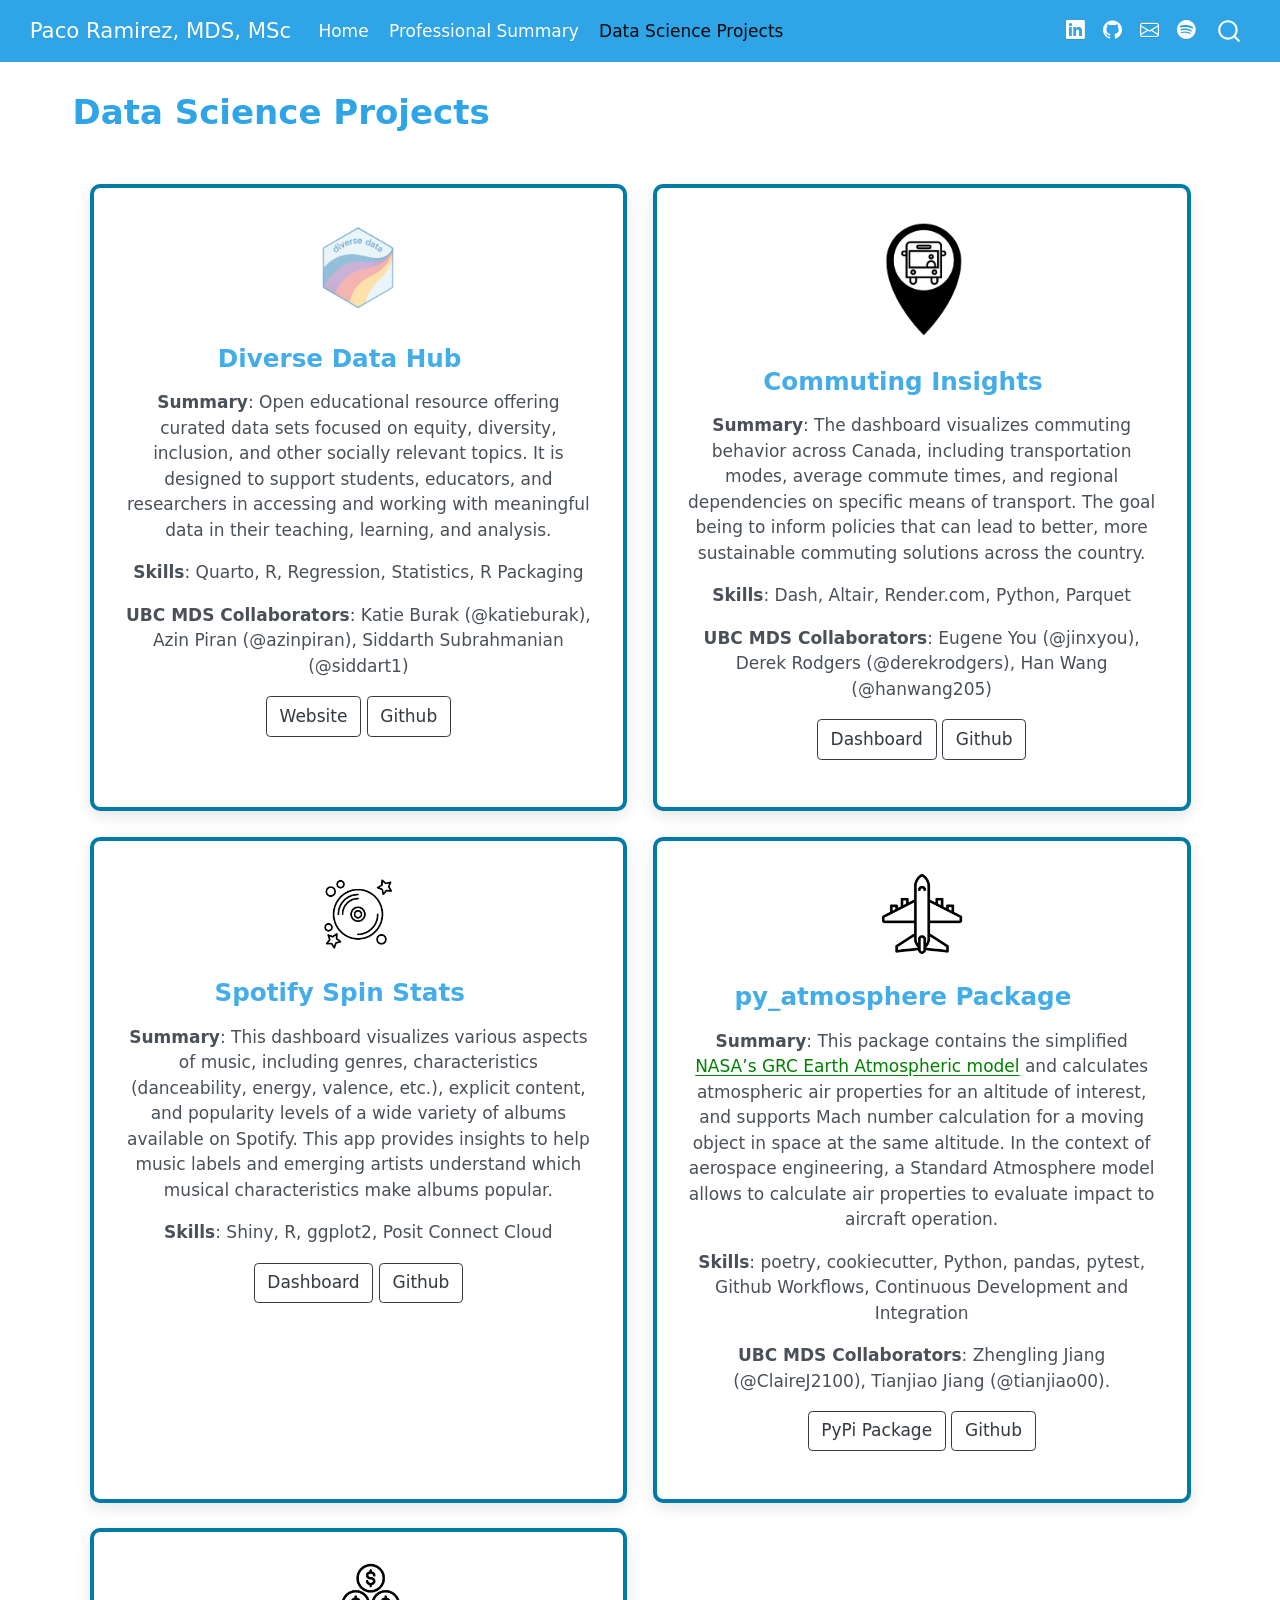
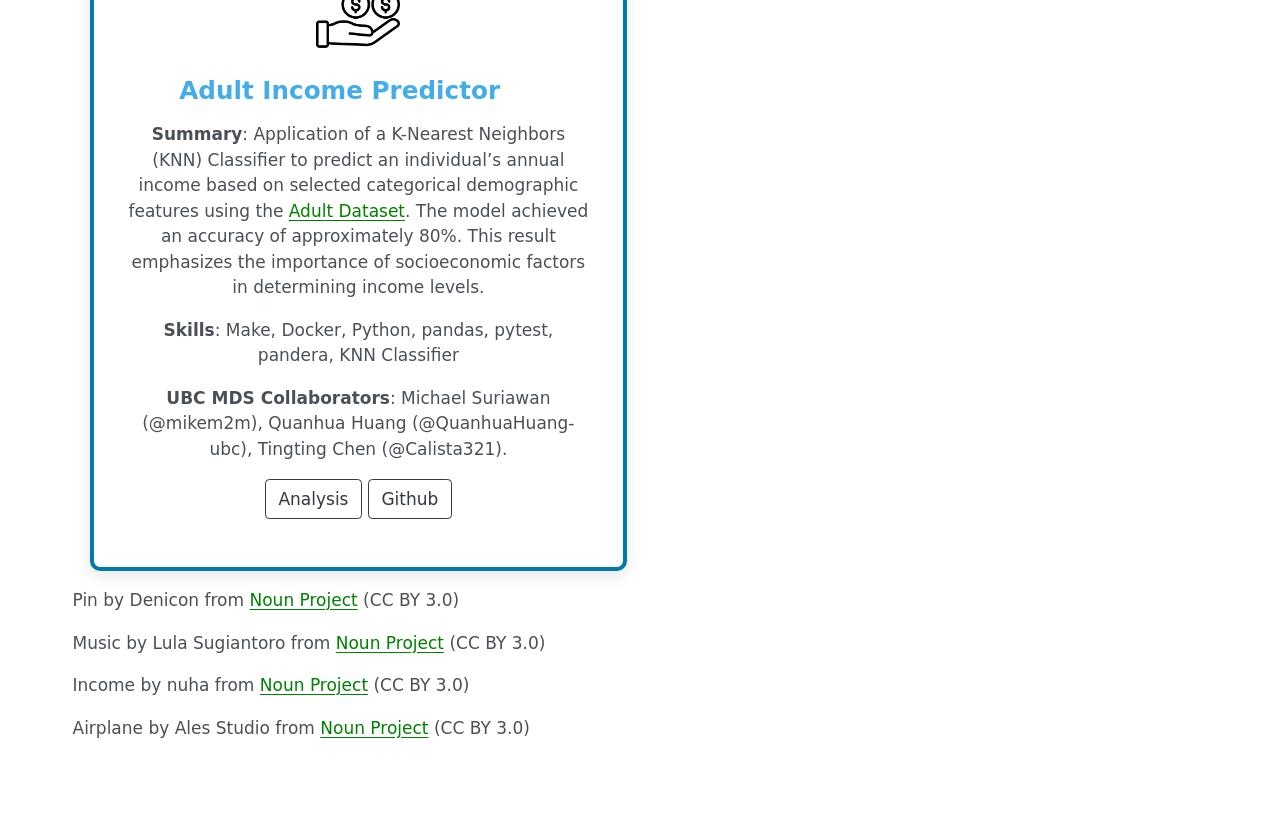
<file: docs/projects.html>
<!DOCTYPE html>
<html xmlns="http://www.w3.org/1999/xhtml" lang="en" xml:lang="en"><head>

<meta charset="utf-8">
<meta name="generator" content="quarto-1.5.56">

<meta name="viewport" content="width=device-width, initial-scale=1.0, user-scalable=yes">


<title>Data Science Projects – Paco Ramirez, MDS, MSc</title>
<style>
code{white-space: pre-wrap;}
span.smallcaps{font-variant: small-caps;}
div.columns{display: flex; gap: min(4vw, 1.5em);}
div.column{flex: auto; overflow-x: auto;}
div.hanging-indent{margin-left: 1.5em; text-indent: -1.5em;}
ul.task-list{list-style: none;}
ul.task-list li input[type="checkbox"] {
  width: 0.8em;
  margin: 0 0.8em 0.2em -1em; /* quarto-specific, see https://github.com/quarto-dev/quarto-cli/issues/4556 */ 
  vertical-align: middle;
}
</style>


<script src="site_libs/quarto-nav/quarto-nav.js"></script>
<script src="site_libs/quarto-nav/headroom.min.js"></script>
<script src="site_libs/clipboard/clipboard.min.js"></script>
<script src="site_libs/quarto-search/autocomplete.umd.js"></script>
<script src="site_libs/quarto-search/fuse.min.js"></script>
<script src="site_libs/quarto-search/quarto-search.js"></script>
<meta name="quarto:offset" content="./">
<link href=".//img/logo.png" rel="icon" type="image/png">
<script src="site_libs/quarto-html/quarto.js"></script>
<script src="site_libs/quarto-html/popper.min.js"></script>
<script src="site_libs/quarto-html/tippy.umd.min.js"></script>
<script src="site_libs/quarto-html/anchor.min.js"></script>
<link href="site_libs/quarto-html/tippy.css" rel="stylesheet">
<link href="site_libs/quarto-html/quarto-syntax-highlighting.css" rel="stylesheet" id="quarto-text-highlighting-styles">
<script src="site_libs/bootstrap/bootstrap.min.js"></script>
<link href="site_libs/bootstrap/bootstrap-icons.css" rel="stylesheet">
<link href="site_libs/bootstrap/bootstrap.min.css" rel="stylesheet" id="quarto-bootstrap" data-mode="light">
<script id="quarto-search-options" type="application/json">{
  "location": "navbar",
  "copy-button": false,
  "collapse-after": 3,
  "panel-placement": "end",
  "type": "overlay",
  "limit": 50,
  "keyboard-shortcut": [
    "f",
    "/",
    "s"
  ],
  "show-item-context": false,
  "language": {
    "search-no-results-text": "No results",
    "search-matching-documents-text": "matching documents",
    "search-copy-link-title": "Copy link to search",
    "search-hide-matches-text": "Hide additional matches",
    "search-more-match-text": "more match in this document",
    "search-more-matches-text": "more matches in this document",
    "search-clear-button-title": "Clear",
    "search-text-placeholder": "",
    "search-detached-cancel-button-title": "Cancel",
    "search-submit-button-title": "Submit",
    "search-label": "Search"
  }
}</script>


<link rel="stylesheet" href="styles.css">
</head>

<body class="nav-fixed">

<div id="quarto-search-results"></div>
  <header id="quarto-header" class="headroom fixed-top">
    <nav class="navbar navbar-expand-lg " data-bs-theme="dark">
      <div class="navbar-container container-fluid">
      <div class="navbar-brand-container mx-auto">
    <a class="navbar-brand" href="./index.html">
    <span class="navbar-title">Paco Ramirez, MDS, MSc</span>
    </a>
  </div>
            <div id="quarto-search" class="" title="Search"></div>
          <button class="navbar-toggler" type="button" data-bs-toggle="collapse" data-bs-target="#navbarCollapse" aria-controls="navbarCollapse" role="menu" aria-expanded="false" aria-label="Toggle navigation" onclick="if (window.quartoToggleHeadroom) { window.quartoToggleHeadroom(); }">
  <span class="navbar-toggler-icon"></span>
</button>
          <div class="collapse navbar-collapse" id="navbarCollapse">
            <ul class="navbar-nav navbar-nav-scroll me-auto">
  <li class="nav-item">
    <a class="nav-link" href="./index.html"> 
<span class="menu-text">Home</span></a>
  </li>  
  <li class="nav-item">
    <a class="nav-link" href="./about.html"> 
<span class="menu-text">Professional Summary</span></a>
  </li>  
  <li class="nav-item">
    <a class="nav-link active" href="./projects.html" aria-current="page"> 
<span class="menu-text">Data Science Projects</span></a>
  </li>  
</ul>
            <ul class="navbar-nav navbar-nav-scroll ms-auto">
  <li class="nav-item compact">
    <a class="nav-link" href="https://www.linkedin.com/in/fraramfra/"> <i class="bi bi-linkedin" role="img" aria-label="LinkedIn">
</i> 
<span class="menu-text"></span></a>
  </li>  
  <li class="nav-item compact">
    <a class="nav-link" href="https://github.com/fraramfra"> <i class="bi bi-github" role="img" aria-label="GitHub">
</i> 
<span class="menu-text"></span></a>
  </li>  
  <li class="nav-item compact">
    <a class="nav-link" href="mailto:fraramfra@gmail.com"> <i class="bi bi-envelope" role="img">
</i> 
<span class="menu-text"></span></a>
  </li>  
  <li class="nav-item compact">
    <a class="nav-link" href="https://open.spotify.com/user/1277007544?si=42cb208723c94bd3"> <i class="bi bi-spotify" role="img" aria-label="Spotify">
</i> 
<span class="menu-text"></span></a>
  </li>  
</ul>
          </div> <!-- /navcollapse -->
            <div class="quarto-navbar-tools">
</div>
      </div> <!-- /container-fluid -->
    </nav>
</header>
<!-- content -->
<div id="quarto-content" class="quarto-container page-columns page-rows-contents page-layout-full page-navbar">
<!-- sidebar -->
<!-- margin-sidebar -->
    <div id="quarto-margin-sidebar" class="sidebar margin-sidebar zindex-bottom">
        
    </div>
<!-- main -->
<main class="content column-page" id="quarto-document-content">

<header id="title-block-header" class="quarto-title-block default">
<div class="quarto-title">
<h1 class="title">Data Science Projects</h1>
</div>



<div class="quarto-title-meta column-page">

    
  
    
  </div>
  


</header>


<div class="grid-container">
<div class="grid-item">
<img src="img/diverse.png" width="20px" height="20px">
<h3 class="anchored">
Diverse Data Hub
</h3>
<p>
</p><p><strong>Summary</strong>: Open educational resource offering curated data sets focused on equity, diversity, inclusion, and other socially relevant topics. It is designed to support students, educators, and researchers in accessing and working with meaningful data in their teaching, learning, and analysis.</p>
<p><strong>Skills</strong>: Quarto, R, Regression, Statistics, R Packaging</p>
<strong>UBC MDS Collaborators</strong>: Katie Burak (<span class="citation" data-cites="katieburak">@katieburak</span>), Azin Piran (<span class="citation" data-cites="azinpiran">@azinpiran</span>), Siddarth Subrahmanian (<span class="citation" data-cites="siddart1">@siddart1</span>)
<p></p>
<p><a href="https://diverse-data-hub.github.io/" class="btn btn-outline-dark">Website</a> <a href="https://github.com/diverse-data-hub" class="btn btn-outline-dark">Github</a></p>
</div>
<div class="grid-item">
<img src="img/commuting.png" width="20px" height="20px">
<h3 class="anchored">
Commuting Insights
</h3>
<p>
</p><p><strong>Summary</strong>: The dashboard visualizes commuting behavior across Canada, including transportation modes, average commute times, and regional dependencies on specific means of transport. The goal being to inform policies that can lead to better, more sustainable commuting solutions across the country.</p>
<p><strong>Skills</strong>: Dash, Altair, Render.com, Python, Parquet</p>
<strong>UBC MDS Collaborators</strong>: Eugene You (<span class="citation" data-cites="jinxyou">@jinxyou</span>), Derek Rodgers (<span class="citation" data-cites="derekrodgers">@derekrodgers</span>), Han Wang (<span class="citation" data-cites="hanwang205">@hanwang205</span>)
<p></p>
<p><a href="https://dsci-532-2025-28-commuting-insights.onrender.com/" class="btn btn-outline-dark">Dashboard</a> <a href="https://github.com/UBC-MDS/DSCI-532_2025_28_commuting-insights" class="btn btn-outline-dark">Github</a></p>
</div>
<div class="grid-item">
<img src="img/spin.png" width="20px" height="20px">
<h3 class="anchored">
Spotify Spin Stats
</h3>
<p>
</p><p><strong>Summary</strong>: This dashboard visualizes various aspects of music, including genres, characteristics (danceability, energy, valence, etc.), explicit content, and popularity levels of a wide variety of albums available on Spotify. This app provides insights to help music labels and emerging artists understand which musical characteristics make albums popular.</p>
<strong>Skills</strong>: Shiny, R, ggplot2, Posit Connect Cloud
<p></p>
<p><a href="https://0195e098-b360-07c6-5613-ec87a6dcdfe6.share.connect.posit.cloud/" class="btn btn-outline-dark">Dashboard</a> <a href="https://github.com/fraramfra/SpotifySongPopularity" class="btn btn-outline-dark">Github</a></p>
</div>
<div class="grid-item">
<img src="img/atmosphere.png" width="20px" height="20px">
<h3 class="anchored">
py_atmosphere Package
</h3>
<p>
</p><p><strong>Summary</strong>: This package contains the simplified <a href="https://www.grc.nasa.gov/www/k-12/airplane/atmos.html">NASA’s GRC Earth Atmospheric model</a> and calculates atmospheric air properties for an altitude of interest, and supports Mach number calculation for a moving object in space at the same altitude. In the context of aerospace engineering, a Standard Atmosphere model allows to calculate air properties to evaluate impact to aircraft operation.</p>
<p><strong>Skills</strong>: poetry, cookiecutter, Python, pandas, pytest, Github Workflows, Continuous Development and Integration</p>
<strong>UBC MDS Collaborators</strong>: Zhengling Jiang (<span class="citation" data-cites="ClaireJ2100">@ClaireJ2100</span>), Tianjiao Jiang (<span class="citation" data-cites="tianjiao00">@tianjiao00</span>).
<p></p>
<p><a href="https://pypi.org/project/py-atmosphere-mach/" class="btn btn-outline-dark">PyPi Package</a> <a href="https://github.com/UBC-MDS/DSCI-532_2025_28_commuting-insights" class="btn btn-outline-dark">Github</a></p>
</div>
<div class="grid-item">
<img src="img/income.png" width="20px" height="20px">
<h3 class="anchored">
Adult Income Predictor
</h3>
<p>
</p><p><strong>Summary</strong>: Application of a K-Nearest Neighbors (KNN) Classifier to predict an individual’s annual income based on selected categorical demographic features using the <a href="https://archive.ics.uci.edu/dataset/2/adult">Adult Dataset</a>. The model achieved an accuracy of approximately 80%. This result emphasizes the importance of socioeconomic factors in determining income levels.</p>
<p><strong>Skills</strong>: Make, Docker, Python, pandas, pytest, pandera, KNN Classifier</p>
<strong>UBC MDS Collaborators</strong>: Michael Suriawan (<span class="citation" data-cites="mikem2m">@mikem2m</span>), Quanhua Huang (<span class="citation" data-cites="QuanhuaHuang-ubc">@QuanhuaHuang-ubc</span>), Tingting Chen (<span class="citation" data-cites="Calista321">@Calista321</span>).
<p></p>
<p><a href="img/adult_income.html" class="btn btn-outline-dark">Analysis</a> <a href="https://github.com/UBC-MDS/DSCI522-2425-group24_adult-income-predictor" class="btn btn-outline-dark">Github</a></p>
</div>
</div>
<p>Pin by Denicon from <a href="https://thenounproject.com/browse/icons/term/pin/" target="_blank" title="Pin Icons">Noun Project</a> (CC BY 3.0)</p>
<p>Music by Lula Sugiantoro from <a href="https://thenounproject.com/browse/icons/term/music/" target="_blank" title="Music Icons">Noun Project</a> (CC BY 3.0)</p>
<p>Income by nuha from <a href="https://thenounproject.com/browse/icons/term/income/" target="_blank" title="Income Icons">Noun Project</a> (CC BY 3.0)</p>
<p>Airplane by Ales Studio from <a href="https://thenounproject.com/browse/icons/term/airplane/" target="_blank" title="Airplane Icons">Noun Project</a> (CC BY 3.0)</p>



</main> <!-- /main -->
<script id="quarto-html-after-body" type="application/javascript">
window.document.addEventListener("DOMContentLoaded", function (event) {
  const toggleBodyColorMode = (bsSheetEl) => {
    const mode = bsSheetEl.getAttribute("data-mode");
    const bodyEl = window.document.querySelector("body");
    if (mode === "dark") {
      bodyEl.classList.add("quarto-dark");
      bodyEl.classList.remove("quarto-light");
    } else {
      bodyEl.classList.add("quarto-light");
      bodyEl.classList.remove("quarto-dark");
    }
  }
  const toggleBodyColorPrimary = () => {
    const bsSheetEl = window.document.querySelector("link#quarto-bootstrap");
    if (bsSheetEl) {
      toggleBodyColorMode(bsSheetEl);
    }
  }
  toggleBodyColorPrimary();  
  const icon = "";
  const anchorJS = new window.AnchorJS();
  anchorJS.options = {
    placement: 'right',
    icon: icon
  };
  anchorJS.add('.anchored');
  const isCodeAnnotation = (el) => {
    for (const clz of el.classList) {
      if (clz.startsWith('code-annotation-')) {                     
        return true;
      }
    }
    return false;
  }
  const onCopySuccess = function(e) {
    // button target
    const button = e.trigger;
    // don't keep focus
    button.blur();
    // flash "checked"
    button.classList.add('code-copy-button-checked');
    var currentTitle = button.getAttribute("title");
    button.setAttribute("title", "Copied!");
    let tooltip;
    if (window.bootstrap) {
      button.setAttribute("data-bs-toggle", "tooltip");
      button.setAttribute("data-bs-placement", "left");
      button.setAttribute("data-bs-title", "Copied!");
      tooltip = new bootstrap.Tooltip(button, 
        { trigger: "manual", 
          customClass: "code-copy-button-tooltip",
          offset: [0, -8]});
      tooltip.show();    
    }
    setTimeout(function() {
      if (tooltip) {
        tooltip.hide();
        button.removeAttribute("data-bs-title");
        button.removeAttribute("data-bs-toggle");
        button.removeAttribute("data-bs-placement");
      }
      button.setAttribute("title", currentTitle);
      button.classList.remove('code-copy-button-checked');
    }, 1000);
    // clear code selection
    e.clearSelection();
  }
  const getTextToCopy = function(trigger) {
      const codeEl = trigger.previousElementSibling.cloneNode(true);
      for (const childEl of codeEl.children) {
        if (isCodeAnnotation(childEl)) {
          childEl.remove();
        }
      }
      return codeEl.innerText;
  }
  const clipboard = new window.ClipboardJS('.code-copy-button:not([data-in-quarto-modal])', {
    text: getTextToCopy
  });
  clipboard.on('success', onCopySuccess);
  if (window.document.getElementById('quarto-embedded-source-code-modal')) {
    // For code content inside modals, clipBoardJS needs to be initialized with a container option
    // TODO: Check when it could be a function (https://github.com/zenorocha/clipboard.js/issues/860)
    const clipboardModal = new window.ClipboardJS('.code-copy-button[data-in-quarto-modal]', {
      text: getTextToCopy,
      container: window.document.getElementById('quarto-embedded-source-code-modal')
    });
    clipboardModal.on('success', onCopySuccess);
  }
    var localhostRegex = new RegExp(/^(?:http|https):\/\/localhost\:?[0-9]*\//);
    var mailtoRegex = new RegExp(/^mailto:/);
      var filterRegex = new RegExp('/' + window.location.host + '/');
    var isInternal = (href) => {
        return filterRegex.test(href) || localhostRegex.test(href) || mailtoRegex.test(href);
    }
    // Inspect non-navigation links and adorn them if external
 	var links = window.document.querySelectorAll('a[href]:not(.nav-link):not(.navbar-brand):not(.toc-action):not(.sidebar-link):not(.sidebar-item-toggle):not(.pagination-link):not(.no-external):not([aria-hidden]):not(.dropdown-item):not(.quarto-navigation-tool):not(.about-link)');
    for (var i=0; i<links.length; i++) {
      const link = links[i];
      if (!isInternal(link.href)) {
        // undo the damage that might have been done by quarto-nav.js in the case of
        // links that we want to consider external
        if (link.dataset.originalHref !== undefined) {
          link.href = link.dataset.originalHref;
        }
      }
    }
  function tippyHover(el, contentFn, onTriggerFn, onUntriggerFn) {
    const config = {
      allowHTML: true,
      maxWidth: 500,
      delay: 100,
      arrow: false,
      appendTo: function(el) {
          return el.parentElement;
      },
      interactive: true,
      interactiveBorder: 10,
      theme: 'quarto',
      placement: 'bottom-start',
    };
    if (contentFn) {
      config.content = contentFn;
    }
    if (onTriggerFn) {
      config.onTrigger = onTriggerFn;
    }
    if (onUntriggerFn) {
      config.onUntrigger = onUntriggerFn;
    }
    window.tippy(el, config); 
  }
  const noterefs = window.document.querySelectorAll('a[role="doc-noteref"]');
  for (var i=0; i<noterefs.length; i++) {
    const ref = noterefs[i];
    tippyHover(ref, function() {
      // use id or data attribute instead here
      let href = ref.getAttribute('data-footnote-href') || ref.getAttribute('href');
      try { href = new URL(href).hash; } catch {}
      const id = href.replace(/^#\/?/, "");
      const note = window.document.getElementById(id);
      if (note) {
        return note.innerHTML;
      } else {
        return "";
      }
    });
  }
  const xrefs = window.document.querySelectorAll('a.quarto-xref');
  const processXRef = (id, note) => {
    // Strip column container classes
    const stripColumnClz = (el) => {
      el.classList.remove("page-full", "page-columns");
      if (el.children) {
        for (const child of el.children) {
          stripColumnClz(child);
        }
      }
    }
    stripColumnClz(note)
    if (id === null || id.startsWith('sec-')) {
      // Special case sections, only their first couple elements
      const container = document.createElement("div");
      if (note.children && note.children.length > 2) {
        container.appendChild(note.children[0].cloneNode(true));
        for (let i = 1; i < note.children.length; i++) {
          const child = note.children[i];
          if (child.tagName === "P" && child.innerText === "") {
            continue;
          } else {
            container.appendChild(child.cloneNode(true));
            break;
          }
        }
        if (window.Quarto?.typesetMath) {
          window.Quarto.typesetMath(container);
        }
        return container.innerHTML
      } else {
        if (window.Quarto?.typesetMath) {
          window.Quarto.typesetMath(note);
        }
        return note.innerHTML;
      }
    } else {
      // Remove any anchor links if they are present
      const anchorLink = note.querySelector('a.anchorjs-link');
      if (anchorLink) {
        anchorLink.remove();
      }
      if (window.Quarto?.typesetMath) {
        window.Quarto.typesetMath(note);
      }
      // TODO in 1.5, we should make sure this works without a callout special case
      if (note.classList.contains("callout")) {
        return note.outerHTML;
      } else {
        return note.innerHTML;
      }
    }
  }
  for (var i=0; i<xrefs.length; i++) {
    const xref = xrefs[i];
    tippyHover(xref, undefined, function(instance) {
      instance.disable();
      let url = xref.getAttribute('href');
      let hash = undefined; 
      if (url.startsWith('#')) {
        hash = url;
      } else {
        try { hash = new URL(url).hash; } catch {}
      }
      if (hash) {
        const id = hash.replace(/^#\/?/, "");
        const note = window.document.getElementById(id);
        if (note !== null) {
          try {
            const html = processXRef(id, note.cloneNode(true));
            instance.setContent(html);
          } finally {
            instance.enable();
            instance.show();
          }
        } else {
          // See if we can fetch this
          fetch(url.split('#')[0])
          .then(res => res.text())
          .then(html => {
            const parser = new DOMParser();
            const htmlDoc = parser.parseFromString(html, "text/html");
            const note = htmlDoc.getElementById(id);
            if (note !== null) {
              const html = processXRef(id, note);
              instance.setContent(html);
            } 
          }).finally(() => {
            instance.enable();
            instance.show();
          });
        }
      } else {
        // See if we can fetch a full url (with no hash to target)
        // This is a special case and we should probably do some content thinning / targeting
        fetch(url)
        .then(res => res.text())
        .then(html => {
          const parser = new DOMParser();
          const htmlDoc = parser.parseFromString(html, "text/html");
          const note = htmlDoc.querySelector('main.content');
          if (note !== null) {
            // This should only happen for chapter cross references
            // (since there is no id in the URL)
            // remove the first header
            if (note.children.length > 0 && note.children[0].tagName === "HEADER") {
              note.children[0].remove();
            }
            const html = processXRef(null, note);
            instance.setContent(html);
          } 
        }).finally(() => {
          instance.enable();
          instance.show();
        });
      }
    }, function(instance) {
    });
  }
      let selectedAnnoteEl;
      const selectorForAnnotation = ( cell, annotation) => {
        let cellAttr = 'data-code-cell="' + cell + '"';
        let lineAttr = 'data-code-annotation="' +  annotation + '"';
        const selector = 'span[' + cellAttr + '][' + lineAttr + ']';
        return selector;
      }
      const selectCodeLines = (annoteEl) => {
        const doc = window.document;
        const targetCell = annoteEl.getAttribute("data-target-cell");
        const targetAnnotation = annoteEl.getAttribute("data-target-annotation");
        const annoteSpan = window.document.querySelector(selectorForAnnotation(targetCell, targetAnnotation));
        const lines = annoteSpan.getAttribute("data-code-lines").split(",");
        const lineIds = lines.map((line) => {
          return targetCell + "-" + line;
        })
        let top = null;
        let height = null;
        let parent = null;
        if (lineIds.length > 0) {
            //compute the position of the single el (top and bottom and make a div)
            const el = window.document.getElementById(lineIds[0]);
            top = el.offsetTop;
            height = el.offsetHeight;
            parent = el.parentElement.parentElement;
          if (lineIds.length > 1) {
            const lastEl = window.document.getElementById(lineIds[lineIds.length - 1]);
            const bottom = lastEl.offsetTop + lastEl.offsetHeight;
            height = bottom - top;
          }
          if (top !== null && height !== null && parent !== null) {
            // cook up a div (if necessary) and position it 
            let div = window.document.getElementById("code-annotation-line-highlight");
            if (div === null) {
              div = window.document.createElement("div");
              div.setAttribute("id", "code-annotation-line-highlight");
              div.style.position = 'absolute';
              parent.appendChild(div);
            }
            div.style.top = top - 2 + "px";
            div.style.height = height + 4 + "px";
            div.style.left = 0;
            let gutterDiv = window.document.getElementById("code-annotation-line-highlight-gutter");
            if (gutterDiv === null) {
              gutterDiv = window.document.createElement("div");
              gutterDiv.setAttribute("id", "code-annotation-line-highlight-gutter");
              gutterDiv.style.position = 'absolute';
              const codeCell = window.document.getElementById(targetCell);
              const gutter = codeCell.querySelector('.code-annotation-gutter');
              gutter.appendChild(gutterDiv);
            }
            gutterDiv.style.top = top - 2 + "px";
            gutterDiv.style.height = height + 4 + "px";
          }
          selectedAnnoteEl = annoteEl;
        }
      };
      const unselectCodeLines = () => {
        const elementsIds = ["code-annotation-line-highlight", "code-annotation-line-highlight-gutter"];
        elementsIds.forEach((elId) => {
          const div = window.document.getElementById(elId);
          if (div) {
            div.remove();
          }
        });
        selectedAnnoteEl = undefined;
      };
        // Handle positioning of the toggle
    window.addEventListener(
      "resize",
      throttle(() => {
        elRect = undefined;
        if (selectedAnnoteEl) {
          selectCodeLines(selectedAnnoteEl);
        }
      }, 10)
    );
    function throttle(fn, ms) {
    let throttle = false;
    let timer;
      return (...args) => {
        if(!throttle) { // first call gets through
            fn.apply(this, args);
            throttle = true;
        } else { // all the others get throttled
            if(timer) clearTimeout(timer); // cancel #2
            timer = setTimeout(() => {
              fn.apply(this, args);
              timer = throttle = false;
            }, ms);
        }
      };
    }
      // Attach click handler to the DT
      const annoteDls = window.document.querySelectorAll('dt[data-target-cell]');
      for (const annoteDlNode of annoteDls) {
        annoteDlNode.addEventListener('click', (event) => {
          const clickedEl = event.target;
          if (clickedEl !== selectedAnnoteEl) {
            unselectCodeLines();
            const activeEl = window.document.querySelector('dt[data-target-cell].code-annotation-active');
            if (activeEl) {
              activeEl.classList.remove('code-annotation-active');
            }
            selectCodeLines(clickedEl);
            clickedEl.classList.add('code-annotation-active');
          } else {
            // Unselect the line
            unselectCodeLines();
            clickedEl.classList.remove('code-annotation-active');
          }
        });
      }
  const findCites = (el) => {
    const parentEl = el.parentElement;
    if (parentEl) {
      const cites = parentEl.dataset.cites;
      if (cites) {
        return {
          el,
          cites: cites.split(' ')
        };
      } else {
        return findCites(el.parentElement)
      }
    } else {
      return undefined;
    }
  };
  var bibliorefs = window.document.querySelectorAll('a[role="doc-biblioref"]');
  for (var i=0; i<bibliorefs.length; i++) {
    const ref = bibliorefs[i];
    const citeInfo = findCites(ref);
    if (citeInfo) {
      tippyHover(citeInfo.el, function() {
        var popup = window.document.createElement('div');
        citeInfo.cites.forEach(function(cite) {
          var citeDiv = window.document.createElement('div');
          citeDiv.classList.add('hanging-indent');
          citeDiv.classList.add('csl-entry');
          var biblioDiv = window.document.getElementById('ref-' + cite);
          if (biblioDiv) {
            citeDiv.innerHTML = biblioDiv.innerHTML;
          }
          popup.appendChild(citeDiv);
        });
        return popup.innerHTML;
      });
    }
  }
});
</script>
</div> <!-- /content -->




</body></html>
</file>
<file: docs/site_libs/quarto-html/tippy.css>
.tippy-box[data-animation=fade][data-state=hidden]{opacity:0}[data-tippy-root]{max-width:calc(100vw - 10px)}.tippy-box{position:relative;background-color:#333;color:#fff;border-radius:4px;font-size:14px;line-height:1.4;white-space:normal;outline:0;transition-property:transform,visibility,opacity}.tippy-box[data-placement^=top]>.tippy-arrow{bottom:0}.tippy-box[data-placement^=top]>.tippy-arrow:before{bottom:-7px;left:0;border-width:8px 8px 0;border-top-color:initial;transform-origin:center top}.tippy-box[data-placement^=bottom]>.tippy-arrow{top:0}.tippy-box[data-placement^=bottom]>.tippy-arrow:before{top:-7px;left:0;border-width:0 8px 8px;border-bottom-color:initial;transform-origin:center bottom}.tippy-box[data-placement^=left]>.tippy-arrow{right:0}.tippy-box[data-placement^=left]>.tippy-arrow:before{border-width:8px 0 8px 8px;border-left-color:initial;right:-7px;transform-origin:center left}.tippy-box[data-placement^=right]>.tippy-arrow{left:0}.tippy-box[data-placement^=right]>.tippy-arrow:before{left:-7px;border-width:8px 8px 8px 0;border-right-color:initial;transform-origin:center right}.tippy-box[data-inertia][data-state=visible]{transition-timing-function:cubic-bezier(.54,1.5,.38,1.11)}.tippy-arrow{width:16px;height:16px;color:#333}.tippy-arrow:before{content:"";position:absolute;border-color:transparent;border-style:solid}.tippy-content{position:relative;padding:5px 9px;z-index:1}
</file>
<file: docs/site_libs/quarto-html/quarto-syntax-highlighting.css>
/* quarto syntax highlight colors */
:root {
  --quarto-hl-ot-color: #003B4F;
  --quarto-hl-at-color: #657422;
  --quarto-hl-ss-color: #20794D;
  --quarto-hl-an-color: #5E5E5E;
  --quarto-hl-fu-color: #4758AB;
  --quarto-hl-st-color: #20794D;
  --quarto-hl-cf-color: #003B4F;
  --quarto-hl-op-color: #5E5E5E;
  --quarto-hl-er-color: #AD0000;
  --quarto-hl-bn-color: #AD0000;
  --quarto-hl-al-color: #AD0000;
  --quarto-hl-va-color: #111111;
  --quarto-hl-bu-color: inherit;
  --quarto-hl-ex-color: inherit;
  --quarto-hl-pp-color: #AD0000;
  --quarto-hl-in-color: #5E5E5E;
  --quarto-hl-vs-color: #20794D;
  --quarto-hl-wa-color: #5E5E5E;
  --quarto-hl-do-color: #5E5E5E;
  --quarto-hl-im-color: #00769E;
  --quarto-hl-ch-color: #20794D;
  --quarto-hl-dt-color: #AD0000;
  --quarto-hl-fl-color: #AD0000;
  --quarto-hl-co-color: #5E5E5E;
  --quarto-hl-cv-color: #5E5E5E;
  --quarto-hl-cn-color: #8f5902;
  --quarto-hl-sc-color: #5E5E5E;
  --quarto-hl-dv-color: #AD0000;
  --quarto-hl-kw-color: #003B4F;
}

/* other quarto variables */
:root {
  --quarto-font-monospace: SFMono-Regular, Menlo, Monaco, Consolas, "Liberation Mono", "Courier New", monospace;
}

pre > code.sourceCode > span {
  color: #003B4F;
}

code span {
  color: #003B4F;
}

code.sourceCode > span {
  color: #003B4F;
}

div.sourceCode,
div.sourceCode pre.sourceCode {
  color: #003B4F;
}

code span.ot {
  color: #003B4F;
  font-style: inherit;
}

code span.at {
  color: #657422;
  font-style: inherit;
}

code span.ss {
  color: #20794D;
  font-style: inherit;
}

code span.an {
  color: #5E5E5E;
  font-style: inherit;
}

code span.fu {
  color: #4758AB;
  font-style: inherit;
}

code span.st {
  color: #20794D;
  font-style: inherit;
}

code span.cf {
  color: #003B4F;
  font-weight: bold;
  font-style: inherit;
}

code span.op {
  color: #5E5E5E;
  font-style: inherit;
}

code span.er {
  color: #AD0000;
  font-style: inherit;
}

code span.bn {
  color: #AD0000;
  font-style: inherit;
}

code span.al {
  color: #AD0000;
  font-style: inherit;
}

code span.va {
  color: #111111;
  font-style: inherit;
}

code span.bu {
  font-style: inherit;
}

code span.ex {
  font-style: inherit;
}

code span.pp {
  color: #AD0000;
  font-style: inherit;
}

code span.in {
  color: #5E5E5E;
  font-style: inherit;
}

code span.vs {
  color: #20794D;
  font-style: inherit;
}

code span.wa {
  color: #5E5E5E;
  font-style: italic;
}

code span.do {
  color: #5E5E5E;
  font-style: italic;
}

code span.im {
  color: #00769E;
  font-style: inherit;
}

code span.ch {
  color: #20794D;
  font-style: inherit;
}

code span.dt {
  color: #AD0000;
  font-style: inherit;
}

code span.fl {
  color: #AD0000;
  font-style: inherit;
}

code span.co {
  color: #5E5E5E;
  font-style: inherit;
}

code span.cv {
  color: #5E5E5E;
  font-style: italic;
}

code span.cn {
  color: #8f5902;
  font-style: inherit;
}

code span.sc {
  color: #5E5E5E;
  font-style: inherit;
}

code span.dv {
  color: #AD0000;
  font-style: inherit;
}

code span.kw {
  color: #003B4F;
  font-weight: bold;
  font-style: inherit;
}

.prevent-inlining {
  content: "</";
}

/*# sourceMappingURL=debc5d5d77c3f9108843748ff7464032.css.map */
</file>
<file: docs/styles.css>
/* css styles */

.center-content {
    text-align: justify;
    max-width: 100%; 
    margin: 0 auto;  
}

.center-content img {
    display: block;             
    max-width: 20%;             
    margin: 0 auto;             
    margin-bottom: 10px;        
}

img {
    max-width: 100px;   
    width: 35%;        
    height: auto;      
    margin: 0 auto;    
    display: block;    
}

.center-content img.circular {
    width: 150px;        
    height: 150px;        
    border-radius: 50%;   
    object-fit: cover;   
}

.grid-container {
    display: grid;
    grid-template-columns: repeat(2, 1fr);  
    gap: 1.5rem;
    margin-top: 2rem;
    padding: 1rem;
    
}

.grid-item {
    background: #FFFFFF;
    padding: 1.8rem;
    border-radius: 10px;
    box-shadow: 0 5px 15px rgba(0, 0, 0, 0.1);
    transition: transform 0.3s ease, box-shadow 0.3s ease;
    text-align: center;
    border: 4px solid #007BA7;
}
</file>
